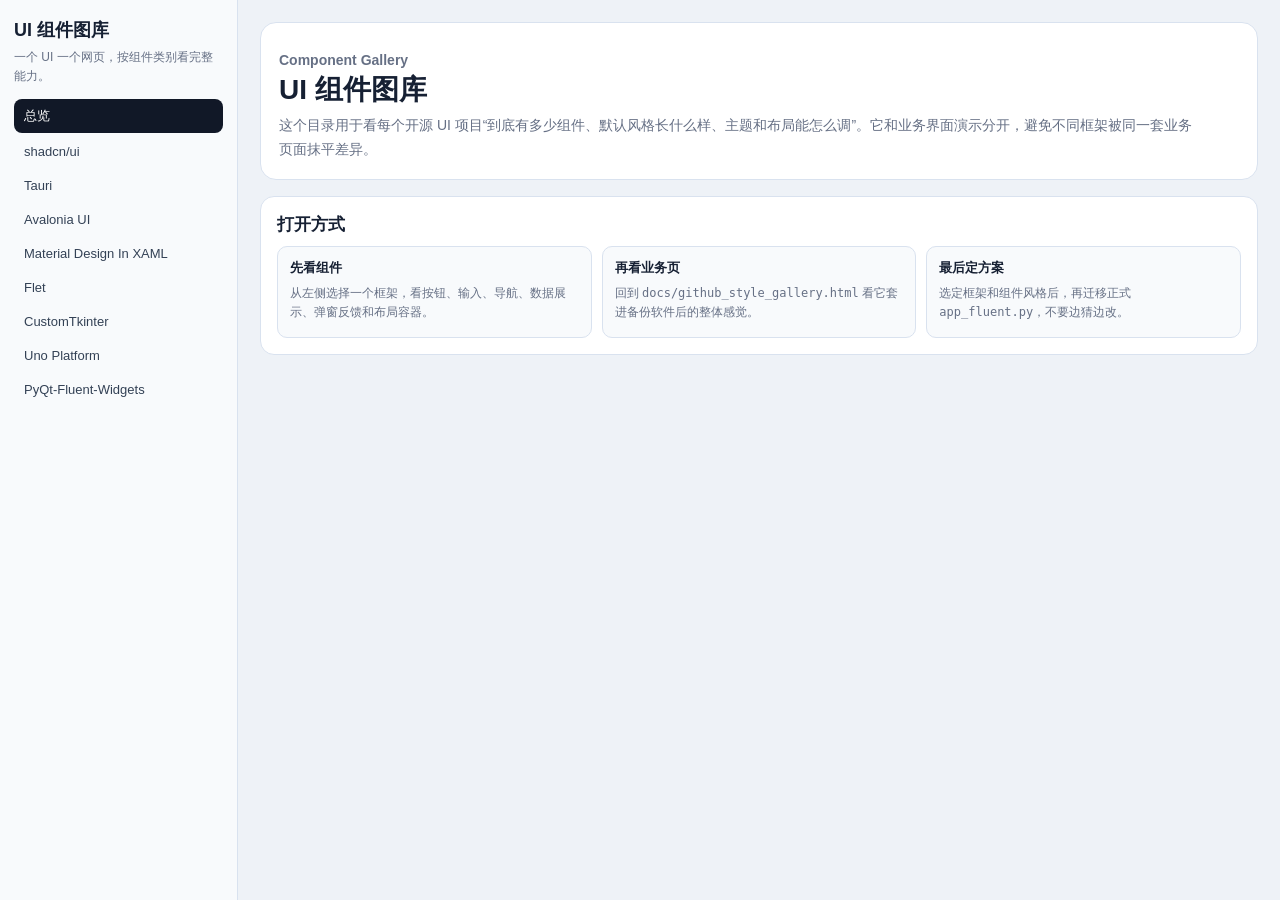
<file: docs/ui_components/index.html>
<!doctype html>
<html lang="zh-CN">
<head>
  <meta charset="utf-8">
  <meta name="viewport" content="width=device-width, initial-scale=1">
  <title>UI 组件图库</title>
  <link rel="stylesheet" href="component_gallery.css">
</head>
<body>
  <div class="shell">
    <aside class="side">
      <h1>UI 组件图库</h1>
      <p>一个 UI 一个网页，按组件类别看完整能力。</p>
      <a class="active" href="index.html">总览</a>
      <a href="shadcn-ui.html">shadcn/ui</a>
      <a href="tauri.html">Tauri</a>
      <a href="avalonia-ui.html">Avalonia UI</a>
      <a href="material-design-xaml.html">Material Design In XAML</a>
      <a href="flet.html">Flet</a>
      <a href="customtkinter.html">CustomTkinter</a>
      <a href="uno-platform.html">Uno Platform</a>
      <a href="pyqt-fluent-widgets.html">PyQt-Fluent-Widgets</a>
    </aside>
    <main class="main">
      <section class="hero">
        <p class="eyebrow">Component Gallery</p>
        <h2>UI 组件图库</h2>
        <p>这个目录用于看每个开源 UI 项目“到底有多少组件、默认风格长什么样、主题和布局能怎么调”。它和业务界面演示分开，避免不同框架被同一套业务页面抹平差异。</p>
      </section>
      <section class="section">
        <h3>打开方式</h3>
        <div class="grid">
          <div class="component-sample"><h4>先看组件</h4><p>从左侧选择一个框架，看按钮、输入、导航、数据展示、弹窗反馈和布局容器。</p></div>
          <div class="component-sample"><h4>再看业务页</h4><p>回到 <code>docs/github_style_gallery.html</code> 看它套进备份软件后的整体感觉。</p></div>
          <div class="component-sample"><h4>最后定方案</h4><p>选定框架和组件风格后，再迁移正式 <code>app_fluent.py</code>，不要边猜边改。</p></div>
        </div>
      </section>
    </main>
  </div>
</body>
</html>
</file>
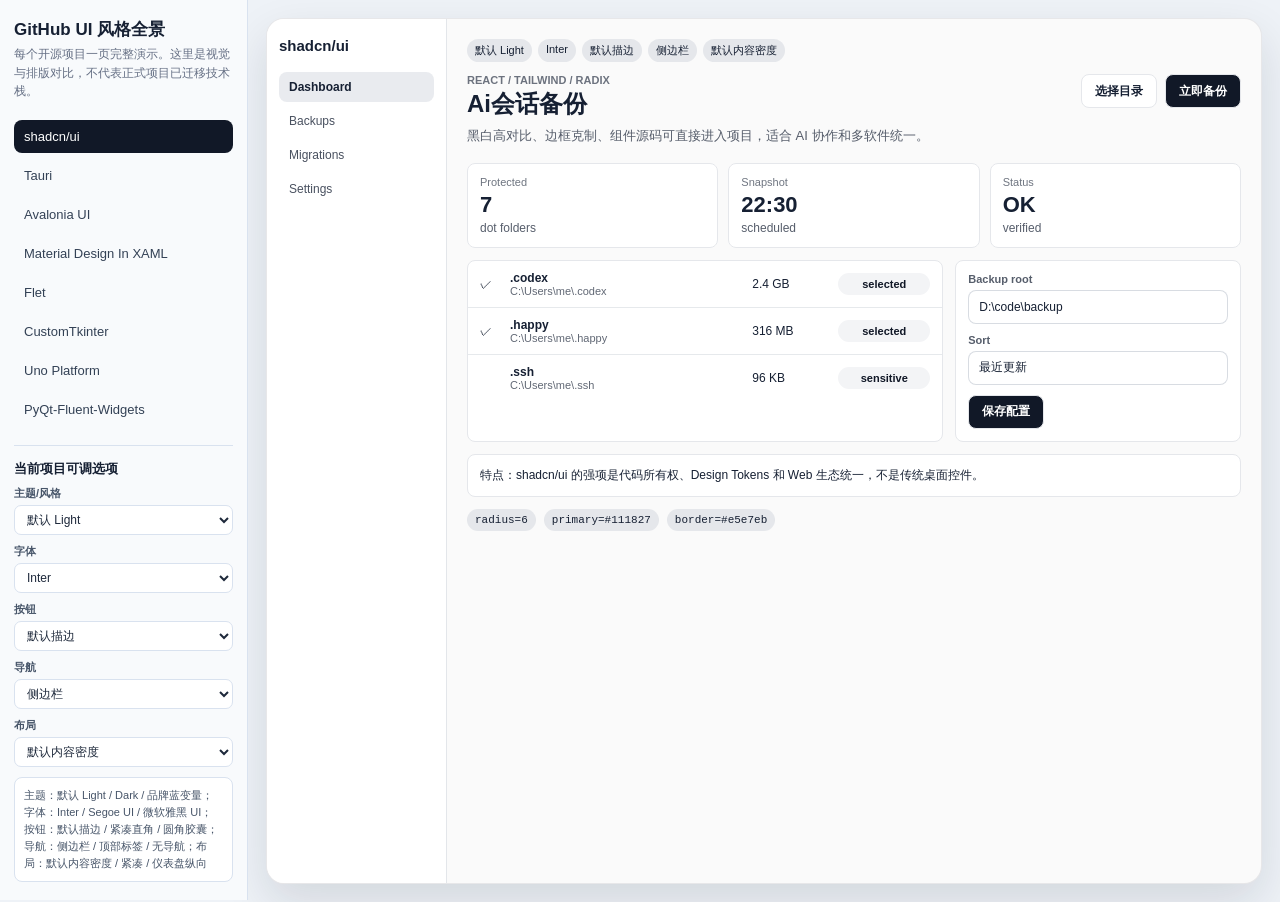
<file: docs/github_style_gallery.html>
<!doctype html>
<html lang="zh-CN">
<head>
  <meta charset="utf-8">
  <meta name="viewport" content="width=device-width, initial-scale=1">
  <title>GitHub 开源 UI 风格全景演示</title>
  <style>
    :root {
      --font: "Microsoft YaHei UI", "Segoe UI", Arial, sans-serif;
      --mono: "Cascadia Mono", Consolas, monospace;
      --bg: #eef2f7;
      --panel: #ffffff;
      --text: #162033;
      --muted: #667085;
      --border: #d9e2ef;
      --shadow: 0 18px 46px rgba(15, 23, 42, .12);
    }
    * { box-sizing: border-box; }
    body {
      margin: 0;
      font-family: var(--font);
      background: var(--bg);
      color: var(--text);
      letter-spacing: 0;
    }
    .app {
      display: grid;
      grid-template-columns: 248px 1fr;
      min-height: 100vh;
    }
    .sidebar {
      position: sticky;
      top: 0;
      height: 100vh;
      padding: 18px 14px;
      border-right: 1px solid var(--border);
      background: #f8fafc;
      overflow: auto;
    }
    .brand {
      margin: 0 0 4px;
      font-size: 17px;
      font-weight: 800;
    }
    .hint {
      margin: 0 0 16px;
      color: var(--muted);
      font-size: 12px;
      line-height: 1.55;
    }
    .nav-btn {
      width: 100%;
      border: 0;
      border-radius: 8px;
      padding: 9px 10px;
      margin: 3px 0;
      text-align: left;
      background: transparent;
      color: #334155;
      font-family: var(--font);
      font-size: 13px;
      cursor: pointer;
    }
    .nav-btn.active {
      background: #111827;
      color: white;
    }
    .control-panel {
      margin-top: 16px;
      padding-top: 14px;
      border-top: 1px solid var(--border);
    }
    .control-title {
      margin: 0 0 8px;
      font-size: 13px;
      font-weight: 800;
    }
    .control-field {
      margin-bottom: 9px;
    }
    .control-field label {
      display: block;
      margin-bottom: 4px;
      color: #475569;
      font-size: 11px;
      font-weight: 800;
    }
    .control-field select {
      width: 100%;
      height: 30px;
      border: 1px solid var(--border);
      border-radius: 7px;
      padding: 0 8px;
      background: #fff;
      color: #1e293b;
      font-family: var(--font);
      font-size: 12px;
    }
    .option-summary {
      margin-top: 10px;
      padding: 9px;
      border: 1px solid var(--border);
      border-radius: 8px;
      background: #fff;
      color: #475569;
      font-size: 11px;
      line-height: 1.55;
    }
    .content {
      padding: 18px;
      min-width: 0;
    }
    .demo-page {
      display: none;
      min-height: calc(100vh - 36px);
      border-radius: 18px;
      overflow: hidden;
      box-shadow: var(--shadow);
      background: var(--panel);
      border: 1px solid rgba(15, 23, 42, .08);
    }
    .demo-page.active { display: block; }
    .page-grid {
      display: grid;
      grid-template-columns: 180px 1fr;
      min-height: calc(100vh - 36px);
    }
    .mini-nav {
      padding: 18px 12px;
      border-right: 1px solid currentColor;
      border-color: rgba(100, 116, 139, .18);
    }
    .mini-logo {
      margin-bottom: 18px;
      font-weight: 800;
      font-size: 15px;
    }
    .mini-item {
      padding: 8px 10px;
      border-radius: 8px;
      margin: 4px 0;
      font-size: 12px;
      color: inherit;
      opacity: .78;
    }
    .mini-item.active {
      opacity: 1;
      font-weight: 700;
      background: rgba(100, 116, 139, .14);
    }
    .workspace {
      padding: 20px;
      min-width: 0;
    }
    .topline {
      display: flex;
      align-items: flex-start;
      gap: 12px;
      margin-bottom: 16px;
    }
    .title-block { flex: 1; min-width: 0; }
    .eyebrow {
      margin: 0 0 4px;
      font-size: 11px;
      font-weight: 700;
      text-transform: uppercase;
      color: inherit;
      opacity: .62;
    }
    .demo-title {
      margin: 0;
      font-size: 24px;
      line-height: 1.18;
      font-weight: 850;
    }
    .demo-copy {
      margin: 7px 0 0;
      color: inherit;
      opacity: .72;
      font-size: 13px;
      line-height: 1.65;
    }
    .actions {
      display: flex;
      gap: 8px;
      flex-wrap: wrap;
      justify-content: flex-end;
    }
    .btn {
      border: 1px solid transparent;
      border-radius: 8px;
      height: 34px;
      padding: 0 13px;
      font-family: var(--font);
      font-size: 12px;
      font-weight: 700;
      background: #fff;
      color: inherit;
    }
    .btn.primary { color: white; }
    .stats {
      display: grid;
      grid-template-columns: repeat(3, minmax(0, 1fr));
      gap: 10px;
      margin-bottom: 12px;
    }
    .card, .table, .form, .notice {
      border: 1px solid rgba(100, 116, 139, .22);
      background: rgba(255,255,255,.74);
    }
    .card {
      border-radius: 10px;
      padding: 12px;
    }
    .stat-label { margin: 0; font-size: 11px; opacity: .62; }
    .stat-value { margin: 4px 0 3px; font-size: 22px; font-weight: 850; }
    .stat-detail { margin: 0; font-size: 12px; opacity: .72; }
    .two-col {
      display: grid;
      grid-template-columns: 1.25fr .75fr;
      gap: 12px;
    }
    .table {
      border-radius: 10px;
      overflow: hidden;
    }
    .row {
      display: grid;
      grid-template-columns: 22px minmax(120px, 1fr) 78px 92px;
      align-items: center;
      gap: 8px;
      padding: 10px 12px;
      border-bottom: 1px solid rgba(100, 116, 139, .16);
      font-size: 12px;
    }
    .row:last-child { border-bottom: 0; }
    .name { font-weight: 800; }
    .path { font-size: 11px; opacity: .68; overflow: hidden; text-overflow: ellipsis; white-space: nowrap; }
    .pill {
      display: inline-flex;
      align-items: center;
      justify-content: center;
      min-height: 22px;
      padding: 0 8px;
      border-radius: 999px;
      font-size: 11px;
      font-weight: 700;
      background: rgba(100,116,139,.14);
    }
    .form {
      border-radius: 10px;
      padding: 12px;
    }
    .field {
      margin-bottom: 10px;
    }
    .field label {
      display: block;
      margin-bottom: 5px;
      font-size: 11px;
      font-weight: 800;
      opacity: .72;
    }
    .input {
      display: flex;
      align-items: center;
      min-height: 34px;
      border: 1px solid rgba(100,116,139,.25);
      border-radius: 8px;
      padding: 0 10px;
      font-size: 12px;
      background: rgba(255,255,255,.8);
      overflow: hidden;
      white-space: nowrap;
      text-overflow: ellipsis;
    }
    .notice {
      margin-top: 12px;
      border-radius: 10px;
      padding: 11px 12px;
      font-size: 12px;
      line-height: 1.6;
    }
    .tokenbar {
      margin-top: 12px;
      display: flex;
      gap: 8px;
      flex-wrap: wrap;
    }
    .token {
      padding: 5px 8px;
      border-radius: 999px;
      background: rgba(100,116,139,.14);
      font-size: 11px;
      font-family: var(--mono);
    }
    .current-options {
      display: flex;
      flex-wrap: wrap;
      gap: 6px;
      margin: 0 0 12px;
    }
    .current-options span {
      padding: 4px 8px;
      border-radius: 999px;
      background: rgba(100,116,139,.14);
      font-size: 11px;
    }

    body.font-segoe { --font: "Segoe UI", "Microsoft YaHei UI", Arial, sans-serif; }
    body.font-inter { --font: Inter, "Segoe UI", "Microsoft YaHei UI", Arial, sans-serif; }
    body.font-yahei { --font: "Microsoft YaHei UI", "Segoe UI", Arial, sans-serif; }
    body.font-cascadia { --font: "Cascadia Mono", Consolas, "Microsoft YaHei UI", monospace; }
    body.font-roboto { --font: Roboto, "Microsoft YaHei UI", Arial, sans-serif; }

    body.buttons-square .btn { border-radius: 3px !important; height: 32px; }
    body.buttons-soft .btn { border-radius: 8px !important; height: 34px; }
    body.buttons-pill .btn { border-radius: 999px !important; height: 36px; padding-inline: 16px; }
    body.buttons-flat .btn { box-shadow: none !important; border-color: transparent !important; }
    body.buttons-elevated .btn { box-shadow: 0 8px 18px rgba(15,23,42,.16) !important; }

    body.nav-top .page-grid { grid-template-columns: 1fr !important; }
    body.nav-top .mini-nav {
      display: flex;
      gap: 6px;
      align-items: center;
      overflow-x: auto;
      border-right: 0;
      border-bottom: 1px solid rgba(100,116,139,.18);
    }
    body.nav-top .mini-logo { margin: 0 10px 0 0; white-space: nowrap; }
    body.nav-rail .page-grid { grid-template-columns: 74px 1fr !important; }
    body.nav-rail .mini-logo { writing-mode: vertical-rl; }
    body.nav-rail .mini-item { text-align: center; padding: 10px 4px; font-size: 11px; }
    body.nav-none .page-grid { grid-template-columns: 1fr !important; }
    body.nav-none .mini-nav { display: none !important; }

    body.layout-dense .workspace { padding: 12px; }
    body.layout-dense .stats { gap: 6px; margin-bottom: 8px; }
    body.layout-dense .card, body.layout-dense .form { padding: 8px; }
    body.layout-dense .row { padding: 7px 9px; }
    body.layout-comfort .workspace { padding: 20px; }
    body.layout-comfort .row { padding: 10px 12px; }
    body.layout-relaxed .workspace { padding: 28px; }
    body.layout-relaxed .stats, body.layout-relaxed .two-col { gap: 16px; }
    body.layout-relaxed .card, body.layout-relaxed .form { padding: 18px; }
    body.layout-relaxed .row { padding: 14px 16px; }
    body.layout-dashboard .two-col { grid-template-columns: 1fr; }
    body.layout-dashboard .table { min-height: 260px; }

    body.theme-dark .demo-page { background: #0f172a; color: #f8fafc; }
    body.theme-dark .card,
    body.theme-dark .table,
    body.theme-dark .form,
    body.theme-dark .notice,
    body.theme-dark .input {
      background: rgba(15,23,42,.84) !important;
      border-color: #334155 !important;
      color: #f8fafc;
    }
    body.theme-dark .mini-nav { background: rgba(2,6,23,.68) !important; color: #e2e8f0; }
    body.theme-light .demo-page { color: inherit; }
    body.theme-brand .shadcn .btn.primary { background: #2563eb; }
    body.theme-brand .tauri .btn.primary { background: #38bdf8; color: #082f49; }
    body.theme-brand .avalonia .btn.primary { background: #7c3aed; }
    body.theme-brand .material-xaml .btn.primary { background: #006a6a; }
    body.theme-brand .flet .btn.primary { background: #009688; }
    body.theme-brand .customtkinter .btn.primary { background: #2da44e; }
    body.theme-brand .uno .btn.primary { background: #7f52ff; }
    body.theme-brand .pyqt-fluent .btn.primary { background: #0f6cbd; }

    .shadcn { background: #fafafa; color: #0f172a; }
    .shadcn .mini-nav { background: #fff; }
    .shadcn .btn { border-color: #e5e7eb; border-radius: 6px; background: #fff; }
    .shadcn .btn.primary { background: #111827; }
    .shadcn .card, .shadcn .table, .shadcn .form, .shadcn .notice { border-color: #e5e7eb; background: #fff; border-radius: 8px; }
    .shadcn .pill { background: #f3f4f6; color: #111827; }

    .tauri { background: #111827; color: #f8fafc; }
    .tauri .page-grid { grid-template-columns: 74px 1fr; }
    .tauri .mini-nav { background: #0b1020; color: #cbd5e1; }
    .tauri .mini-logo { writing-mode: vertical-rl; letter-spacing: 0; }
    .tauri .mini-item { text-align: center; padding: 10px 4px; font-size: 11px; }
    .tauri .workspace { background: radial-gradient(circle at top right, rgba(56,189,248,.22), transparent 34%), #111827; }
    .tauri .btn { background: #1f2937; color: #f8fafc; border-color: #334155; border-radius: 9px; }
    .tauri .btn.primary { background: #22c55e; color: #082f1a; }
    .tauri .card, .tauri .table, .tauri .form, .tauri .notice { background: rgba(15,23,42,.78); border-color: #334155; color: #f8fafc; }
    .tauri .input { background: #0f172a; border-color: #334155; color: #e2e8f0; }

    .avalonia { background: #f4f7fb; color: #19202a; }
    .avalonia .mini-nav { background: #eef3f9; }
    .avalonia .mini-item.active { background: #dce8f5; }
    .avalonia .btn { border-radius: 3px; border-color: #aab7c7; background: #f8fbff; }
    .avalonia .btn.primary { background: #2563eb; color: white; }
    .avalonia .card, .avalonia .table, .avalonia .form, .avalonia .notice { border-radius: 4px; background: #fff; border-color: #cfd8e3; }
    .avalonia .row { min-height: 42px; }

    .material-xaml { background: #fffbfe; color: #1d1b20; }
    .material-xaml .mini-nav { background: #f7f2fa; }
    .material-xaml .mini-item { border-radius: 18px; }
    .material-xaml .mini-item.active { background: #e8def8; color: #4a4458; }
    .material-xaml .btn { border-radius: 20px; background: #fffbfe; border-color: #79747e; }
    .material-xaml .btn.primary { background: #6750a4; color: #fff; }
    .material-xaml .card, .material-xaml .table, .material-xaml .form, .material-xaml .notice { border-radius: 18px; background: #fff; border-color: #e7e0ec; }
    .material-xaml .pill { background: #e8def8; color: #4a4458; }

    .flet { background: #eef3ff; color: #14213d; }
    .flet .mini-nav { background: #ffffff; }
    .flet .mini-item { border-radius: 14px; }
    .flet .mini-item.active { background: #e8eaf6; color: #303f9f; }
    .flet .btn { height: 38px; border-radius: 12px; background: #fff; border-color: #c5cae9; box-shadow: 0 3px 8px rgba(63,81,181,.12); }
    .flet .btn.primary { background: #3f51b5; color: #fff; }
    .flet .card, .flet .table, .flet .form, .flet .notice { border-radius: 16px; background: #fff; border-color: #dce2ff; box-shadow: 0 8px 18px rgba(63,81,181,.10); }

    .customtkinter { background: #e9eef3; color: #1f2328; }
    .customtkinter .page-grid { grid-template-columns: 160px 1fr; }
    .customtkinter .mini-nav { background: #2b2f33; color: #e5e7eb; }
    .customtkinter .mini-item { border-radius: 6px; }
    .customtkinter .mini-item.active { background: #1f6aa5; }
    .customtkinter .btn { border-radius: 7px; background: #dfe6ed; border-color: #c4ccd4; }
    .customtkinter .btn.primary { background: #1f6aa5; color: #fff; }
    .customtkinter .card, .customtkinter .table, .customtkinter .form, .customtkinter .notice { border-radius: 8px; background: #f8fafc; border-color: #ccd4dc; }
    .customtkinter .input { background: #edf2f7; }

    .uno { background: #f3f6fb; color: #202124; }
    .uno .mini-nav { background: #fbfcff; }
    .uno .mini-item { border-radius: 5px; }
    .uno .mini-item.active { background: #e7f1ff; color: #005a9e; }
    .uno .btn { border-radius: 4px; background: #fff; border-color: #d1d5db; }
    .uno .btn.primary { background: #005a9e; color: #fff; }
    .uno .card, .uno .table, .uno .form, .uno .notice { border-radius: 6px; background: #fff; border-color: #d6dbe4; }

    .pyqt-fluent { background: #f7fbff; color: #1f1f1f; }
    .pyqt-fluent .mini-nav { background: rgba(255,255,255,.76); backdrop-filter: blur(16px); }
    .pyqt-fluent .mini-item { border-radius: 7px; }
    .pyqt-fluent .mini-item.active { background: #eaf4ff; color: #0067c0; }
    .pyqt-fluent .btn { border-radius: 6px; background: rgba(255,255,255,.8); border-color: #d8e6f5; }
    .pyqt-fluent .btn.primary { background: #0078d4; color: #fff; }
    .pyqt-fluent .card, .pyqt-fluent .table, .pyqt-fluent .form, .pyqt-fluent .notice { border-radius: 8px; background: rgba(255,255,255,.82); border-color: #dce8f5; box-shadow: 0 6px 20px rgba(0,120,212,.09); }

    @media (max-width: 900px) {
      .app { grid-template-columns: 1fr; }
      .sidebar { position: static; height: auto; }
      .page-grid, .tauri .page-grid, .customtkinter .page-grid { grid-template-columns: 1fr; }
      .mini-nav { display: flex; gap: 6px; overflow-x: auto; border-right: 0; border-bottom: 1px solid rgba(100,116,139,.18); }
      .mini-logo { display: none; }
      .stats, .two-col { grid-template-columns: 1fr; }
      .topline { flex-direction: column; }
      .actions { justify-content: flex-start; }
    }
  </style>
</head>
<body>
  <div class="app">
    <aside class="sidebar">
      <h1 class="brand">GitHub UI 风格全景</h1>
      <p class="hint">每个开源项目一页完整演示。这里是视觉与排版对比，不代表正式项目已迁移技术栈。</p>
      <button class="nav-btn active" data-target="shadcn">shadcn/ui</button>
      <button class="nav-btn" data-target="tauri">Tauri</button>
      <button class="nav-btn" data-target="avalonia">Avalonia UI</button>
      <button class="nav-btn" data-target="material-xaml">Material Design In XAML</button>
      <button class="nav-btn" data-target="flet">Flet</button>
      <button class="nav-btn" data-target="customtkinter">CustomTkinter</button>
      <button class="nav-btn" data-target="uno">Uno Platform</button>
      <button class="nav-btn" data-target="pyqt-fluent">PyQt-Fluent-Widgets</button>
      <div class="control-panel">
        <p class="control-title">当前项目可调选项</p>
        <div class="control-field"><label for="themeSelect">主题/风格</label><select id="themeSelect"></select></div>
        <div class="control-field"><label for="fontSelect">字体</label><select id="fontSelect"></select></div>
        <div class="control-field"><label for="buttonSelect">按钮</label><select id="buttonSelect"></select></div>
        <div class="control-field"><label for="navSelect">导航</label><select id="navSelect"></select></div>
        <div class="control-field"><label for="layoutSelect">布局</label><select id="layoutSelect"></select></div>
        <div class="option-summary" id="optionSummary">选择左侧项目后查看默认选项。</div>
      </div>
    </aside>
    <main class="content">

      <section class="demo-page shadcn active" data-project="shadcn">
        <div class="page-grid">
          <nav class="mini-nav"><div class="mini-logo">shadcn/ui</div><div class="mini-item active">Dashboard</div><div class="mini-item">Backups</div><div class="mini-item">Migrations</div><div class="mini-item">Settings</div></nav>
          <div class="workspace">
            <div class="current-options" data-current-options></div>
            <div class="topline"><div class="title-block"><p class="eyebrow">React / Tailwind / Radix</p><h2 class="demo-title">Ai会话备份</h2><p class="demo-copy">黑白高对比、边框克制、组件源码可直接进入项目，适合 AI 协作和多软件统一。</p></div><div class="actions"><button class="btn">选择目录</button><button class="btn primary">立即备份</button></div></div>
            <div class="stats"><div class="card"><p class="stat-label">Protected</p><p class="stat-value">7</p><p class="stat-detail">dot folders</p></div><div class="card"><p class="stat-label">Snapshot</p><p class="stat-value">22:30</p><p class="stat-detail">scheduled</p></div><div class="card"><p class="stat-label">Status</p><p class="stat-value">OK</p><p class="stat-detail">verified</p></div></div>
            <div class="two-col"><div class="table"><div class="row"><span>✓</span><div><div class="name">.codex</div><div class="path">C:\Users\me\.codex</div></div><span>2.4 GB</span><span class="pill">selected</span></div><div class="row"><span>✓</span><div><div class="name">.happy</div><div class="path">C:\Users\me\.happy</div></div><span>316 MB</span><span class="pill">selected</span></div><div class="row"><span></span><div><div class="name">.ssh</div><div class="path">C:\Users\me\.ssh</div></div><span>96 KB</span><span class="pill">sensitive</span></div></div><div class="form"><div class="field"><label>Backup root</label><div class="input">D:\code\backup</div></div><div class="field"><label>Sort</label><div class="input">最近更新</div></div><button class="btn primary">保存配置</button></div></div>
            <div class="notice">特点：shadcn/ui 的强项是代码所有权、Design Tokens 和 Web 生态统一，不是传统桌面控件。</div>
            <div class="tokenbar"><span class="token">radius=6</span><span class="token">primary=#111827</span><span class="token">border=#e5e7eb</span></div>
          </div>
        </div>
      </section>

      <section class="demo-page tauri" data-project="tauri">
        <div class="page-grid">
          <nav class="mini-nav"><div class="mini-logo">Tauri</div><div class="mini-item active">Home</div><div class="mini-item">Files</div><div class="mini-item">Shell</div></nav>
          <div class="workspace">
            <div class="current-options" data-current-options></div>
            <div class="topline"><div class="title-block"><p class="eyebrow">Rust shell / WebView</p><h2 class="demo-title">小体积桌面壳 + Web UI</h2><p class="demo-copy">Tauri 更像安全桌面容器，视觉可接入任何 Web 设计系统，适合以后跨语言统一。</p></div><div class="actions"><button class="btn">打开 D 盘</button><button class="btn primary">Run backup</button></div></div>
            <div class="stats"><div class="card"><p class="stat-label">Bundle</p><p class="stat-value">Small</p><p class="stat-detail">WebView runtime</p></div><div class="card"><p class="stat-label">Bridge</p><p class="stat-value">Rust</p><p class="stat-detail">commands</p></div><div class="card"><p class="stat-label">UI</p><p class="stat-value">Web</p><p class="stat-detail">CSS driven</p></div></div>
            <div class="two-col"><div class="table"><div class="row"><span>●</span><div><div class="name">copy_files</div><div class="path">command bridge to native backup core</div></div><span>ready</span><span class="pill">safe</span></div><div class="row"><span>●</span><div><div class="name">junction_create</div><div class="path">requires elevated Windows operation</div></div><span>admin</span><span class="pill">prompt</span></div><div class="row"><span>●</span><div><div class="name">path_export</div><div class="path">environment variables snapshot</div></div><span>json</span><span class="pill">local</span></div></div><div class="form"><div class="field"><label>Command</label><div class="input">invoke("create_snapshot")</div></div><div class="field"><label>Permission</label><div class="input">文件系统 / shell / admin prompt</div></div><button class="btn primary">测试桥接</button></div></div>
            <div class="notice">特点：Tauri 本身不是 UI 风格库，真正差异来自你选择的前端体系。</div>
          </div>
        </div>
      </section>

      <section class="demo-page avalonia" data-project="avalonia">
        <div class="page-grid">
          <nav class="mini-nav"><div class="mini-logo">Avalonia UI</div><div class="mini-item active">Overview</div><div class="mini-item">Backup</div><div class="mini-item">Restore</div><div class="mini-item">Logs</div></nav>
          <div class="workspace">
            <div class="current-options" data-current-options></div>
            <div class="topline"><div class="title-block"><p class="eyebrow">C# / XAML / Skia</p><h2 class="demo-title">跨平台 .NET 桌面工具</h2><p class="demo-copy">更像 WPF 的跨平台继承者，严肃、稳定、控件边界清楚，适合 C# 长期工程。</p></div><div class="actions"><button class="btn">Browse</button><button class="btn primary">Start Backup</button></div></div>
            <div class="stats"><div class="card"><p class="stat-label">Selected Items</p><p class="stat-value">5</p><p class="stat-detail">bound from ViewModel</p></div><div class="card"><p class="stat-label">Migration</p><p class="stat-value">2</p><p class="stat-detail">junction entries</p></div><div class="card"><p class="stat-label">Health</p><p class="stat-value">Good</p><p class="stat-detail">compiled XAML</p></div></div>
            <div class="two-col"><div class="table"><div class="row"><span>☑</span><div><div class="name">.vscode</div><div class="path">D:\code\backup\迁移后的真实目录\.vscode</div></div><span>128 MB</span><span class="pill">linked</span></div><div class="row"><span>☑</span><div><div class="name">.claude</div><div class="path">C:\Users\me\.claude</div></div><span>412 MB</span><span class="pill">normal</span></div><div class="row"><span>☐</span><div><div class="name">自定义/脚本</div><div class="path">D:\scripts</div></div><span>68 MB</span><span class="pill">custom</span></div></div><div class="form"><div class="field"><label>ViewModel</label><div class="input">BackupPageViewModel.SelectedItems</div></div><div class="field"><label>Theme</label><div class="input">FluentTheme / SimpleTheme</div></div><button class="btn primary">Apply</button></div></div>
            <div class="notice">特点：Avalonia 适合 C# 项目，但 Python 主线迁过去成本很高。</div>
          </div>
        </div>
      </section>

      <section class="demo-page material-xaml" data-project="material-xaml">
        <div class="page-grid">
          <nav class="mini-nav"><div class="mini-logo">Material XAML</div><div class="mini-item active">Today</div><div class="mini-item">Folders</div><div class="mini-item">Tasks</div><div class="mini-item">Theme</div></nav>
          <div class="workspace">
            <div class="current-options" data-current-options></div>
            <div class="topline"><div class="title-block"><p class="eyebrow">WPF / Material Design</p><h2 class="demo-title">Material 风格的 Windows 管理工具</h2><p class="demo-copy">大圆角、紫色主色、Chip 状态和强调按钮，适合更现代但不追求 Windows 原生感的 WPF。</p></div><div class="actions"><button class="btn">取消迁移</button><button class="btn primary">备份 Path</button></div></div>
            <div class="stats"><div class="card"><p class="stat-label">Config</p><p class="stat-value">Saved</p><p class="stat-detail">auto persisted</p></div><div class="card"><p class="stat-label">Path</p><p class="stat-value">42</p><p class="stat-detail">entries exported</p></div><div class="card"><p class="stat-label">Mode</p><p class="stat-value">Light</p><p class="stat-detail">palette helper</p></div></div>
            <div class="two-col"><div class="table"><div class="row"><span>✓</span><div><div class="name">.gemini</div><div class="path">C:\Users\me\.gemini</div></div><span>22 MB</span><span class="pill">chip</span></div><div class="row"><span>✓</span><div><div class="name">.ssh</div><div class="path">sensitive plaintext warning</div></div><span>96 KB</span><span class="pill">warn</span></div><div class="row"><span>✓</span><div><div class="name">Path</div><div class="path">环境变量Path备份\2026-05-25</div></div><span>json</span><span class="pill">export</span></div></div><div class="form"><div class="field"><label>Seed color</label><div class="input">DeepPurple</div></div><div class="field"><label>Control style</label><div class="input">Filled / Outlined / Elevated</div></div><button class="btn primary">Save</button></div></div>
            <div class="notice">特点：MaterialDesignInXaml 对 WPF 很友好，但风格会明显偏 Material，不是微软设置页。</div>
          </div>
        </div>
      </section>

      <section class="demo-page flet" data-project="flet">
        <div class="page-grid">
          <nav class="mini-nav"><div class="mini-logo">Flet</div><div class="mini-item active">Summary</div><div class="mini-item">Cards</div><div class="mini-item">Mobile</div><div class="mini-item">Theme</div></nav>
          <div class="workspace">
            <div class="current-options" data-current-options></div>
            <div class="topline"><div class="title-block"><p class="eyebrow">Python / Flutter renderer</p><h2 class="demo-title">Python 写 Flutter 感桌面应用</h2><p class="demo-copy">视觉更圆润、按钮更高、阴影更明显，适合想用 Python 快速做跨平台 UI 的项目。</p></div><div class="actions"><button class="btn">添加文件夹</button><button class="btn primary">立即同步</button></div></div>
            <div class="stats"><div class="card"><p class="stat-label">Page controls</p><p class="stat-value">38</p><p class="stat-detail">declarative</p></div><div class="card"><p class="stat-label">Theme seed</p><p class="stat-value">Indigo</p><p class="stat-detail">Material color</p></div><div class="card"><p class="stat-label">Target</p><p class="stat-value">Multi</p><p class="stat-detail">desktop/web/mobile</p></div></div>
            <div class="two-col"><div class="table"><div class="row"><span>☑</span><div><div class="name">.codex</div><div class="path">Flutter ListTile style row</div></div><span>2.4 GB</span><span class="pill">tile</span></div><div class="row"><span>☑</span><div><div class="name">.happy</div><div class="path">Card + Checkbox + trailing chip</div></div><span>316 MB</span><span class="pill">tile</span></div><div class="row"><span>☐</span><div><div class="name">.cache</div><div class="path">optional dot folder</div></div><span>64 MB</span><span class="pill">skip</span></div></div><div class="form"><div class="field"><label>Python state</label><div class="input">page.update()</div></div><div class="field"><label>Layout</label><div class="input">Column / Row / Card</div></div><button class="btn primary">Update</button></div></div>
            <div class="notice">特点：Flet 对 Python 友好，但视觉会自然偏 Flutter/Material。</div>
          </div>
        </div>
      </section>

      <section class="demo-page customtkinter" data-project="customtkinter">
        <div class="page-grid">
          <nav class="mini-nav"><div class="mini-logo">CustomTkinter</div><div class="mini-item active">主页</div><div class="mini-item">备份</div><div class="mini-item">迁移</div><div class="mini-item">日志</div></nav>
          <div class="workspace">
            <div class="current-options" data-current-options></div>
            <div class="topline"><div class="title-block"><p class="eyebrow">Python / Tkinter wrapper</p><h2 class="demo-title">轻量脚本工具现代化</h2><p class="demo-copy">深色左栏、简单控件、低依赖，适合小工具；复杂列表和高级交互不如 Qt/Web。</p></div><div class="actions"><button class="btn">刷新</button><button class="btn primary">开始备份</button></div></div>
            <div class="stats"><div class="card"><p class="stat-label">依赖</p><p class="stat-value">轻</p><p class="stat-detail">Tk base</p></div><div class="card"><p class="stat-label">主题</p><p class="stat-value">JSON</p><p class="stat-detail">blue/dark-blue</p></div><div class="card"><p class="stat-label">复杂度</p><p class="stat-value">低</p><p class="stat-detail">small tools</p></div></div>
            <div class="two-col"><div class="table"><div class="row"><span>[x]</span><div><div class="name">.codex</div><div class="path">simple row widget</div></div><span>2.4 GB</span><span class="pill">ok</span></div><div class="row"><span>[x]</span><div><div class="name">.ssh</div><div class="path">manual warning needed</div></div><span>96 KB</span><span class="pill">key</span></div><div class="row"><span>[ ]</span><div><div class="name">自定义</div><div class="path">D:\tools</div></div><span>18 MB</span><span class="pill">off</span></div></div><div class="form"><div class="field"><label>Theme file</label><div class="input">blue.json</div></div><div class="field"><label>Scale</label><div class="input">100%</div></div><button class="btn primary">保存</button></div></div>
            <div class="notice">特点：CustomTkinter 是轻量优先，不适合把当前软件复杂 UI 全部迁过去。</div>
          </div>
        </div>
      </section>

      <section class="demo-page uno" data-project="uno">
        <div class="page-grid">
          <nav class="mini-nav"><div class="mini-logo">Uno Platform</div><div class="mini-item active">Home</div><div class="mini-item">Backup</div><div class="mini-item">Path</div><div class="mini-item">Settings</div></nav>
          <div class="workspace">
            <div class="current-options" data-current-options></div>
            <div class="topline"><div class="title-block"><p class="eyebrow">C# / WinUI API / WASM</p><h2 class="demo-title">WinUI 范式多端映射</h2><p class="demo-copy">保留 Windows/WinUI 的结构语言，同时能映射到多平台，适合 C# 团队。</p></div><div class="actions"><button class="btn">Open settings</button><button class="btn primary">Create snapshot</button></div></div>
            <div class="stats"><div class="card"><p class="stat-label">WinUI</p><p class="stat-value">API</p><p class="stat-detail">mapped</p></div><div class="card"><p class="stat-label">Targets</p><p class="stat-value">Many</p><p class="stat-detail">desktop/mobile/web</p></div><div class="card"><p class="stat-label">XAML</p><p class="stat-value">Yes</p><p class="stat-detail">C# tooling</p></div></div>
            <div class="two-col"><div class="table"><div class="row"><span>☑</span><div><div class="name">.vscode</div><div class="path">WinUI ListView item</div></div><span>128 MB</span><span class="pill">linked</span></div><div class="row"><span>☑</span><div><div class="name">.claude</div><div class="path">Settings-like row</div></div><span>412 MB</span><span class="pill">sync</span></div><div class="row"><span>☐</span><div><div class="name">Path</div><div class="path">Environment variable backup</div></div><span>42</span><span class="pill">export</span></div></div><div class="form"><div class="field"><label>Control</label><div class="input">NavigationView + CommandBar</div></div><div class="field"><label>Theme</label><div class="input">Fluent resources</div></div><button class="btn primary">Apply</button></div></div>
            <div class="notice">特点：Uno 对 C# 和 WinUI 队伍友好，不是 Python 当前主线的低成本选择。</div>
          </div>
        </div>
      </section>

      <section class="demo-page pyqt-fluent" data-project="pyqt-fluent">
        <div class="page-grid">
          <nav class="mini-nav"><div class="mini-logo">PyQt-Fluent-Widgets</div><div class="mini-item active">总览</div><div class="mini-item">备份</div><div class="mini-item">迁移</div><div class="mini-item">环境</div><div class="mini-item">日志</div></nav>
          <div class="workspace">
            <div class="current-options" data-current-options></div>
            <div class="topline"><div class="title-block"><p class="eyebrow">Python / Qt / Fluent Design</p><h2 class="demo-title">当前主线最接近的完整风格</h2><p class="demo-copy">浅蓝强调、亚克力感、系统设置页布局，适合当前 Windows 本地工具继续打磨。</p></div><div class="actions"><button class="btn">选择目录</button><button class="btn primary">立即备份</button></div></div>
            <div class="stats"><div class="card"><p class="stat-label">当前保护</p><p class="stat-value">7 项</p><p class="stat-detail">点号目录</p></div><div class="card"><p class="stat-label">计划任务</p><p class="stat-value">22:30</p><p class="stat-detail">每天运行</p></div><div class="card"><p class="stat-label">迁移</p><p class="stat-value">2 项</p><p class="stat-detail">Junction</p></div></div>
            <div class="two-col"><div class="table"><div class="row"><span>✓</span><div><div class="name">.codex</div><div class="path">C:\Users\myjr2\.codex · 今天 10:30</div></div><span>2.4 GB</span><span class="pill">已备份</span></div><div class="row"><span>✓</span><div><div class="name">.vscode</div><div class="path">D:\code\backup\迁移后的真实目录\.vscode</div></div><span>128 MB</span><span class="pill">已迁移</span></div><div class="row"><span></span><div><div class="name">.ssh</div><div class="path">敏感明文，恢复前确认目标</div></div><span>96 KB</span><span class="pill">敏感</span></div></div><div class="form"><div class="field"><label>备份目录</label><div class="input">D:\code\backup</div></div><div class="field"><label>排序</label><div class="input">已迁移 / 最近更新 / 从大到小</div></div><button class="btn primary">保存配置</button></div></div>
            <div class="notice">特点：这就是当前 PySide6 + qfluentwidgets 方向，差异主要应靠排版和信息架构，而不是乱改颜色。</div>
          </div>
        </div>
      </section>

    </main>
  </div>
  <script>
    const projectOptions = {
      "shadcn": {
        themes: [["light", "默认 Light"], ["dark", "Dark"], ["brand", "品牌蓝变量"]],
        fonts: [["inter", "Inter"], ["segoe", "Segoe UI"], ["yahei", "微软雅黑 UI"]],
        buttons: [["soft", "默认描边"], ["square", "紧凑直角"], ["pill", "圆角胶囊"]],
        navs: [["side", "侧边栏"], ["top", "顶部标签"], ["none", "无导航"]],
        layouts: [["comfort", "默认内容密度"], ["dense", "紧凑"], ["dashboard", "仪表盘纵向"]]
      },
      "tauri": {
        themes: [["dark", "默认深色壳"], ["light", "浅色 WebView"], ["brand", "霓虹品牌色"]],
        fonts: [["segoe", "系统 UI"], ["inter", "Inter"], ["cascadia", "Cascadia Mono"]],
        buttons: [["soft", "桌面软圆角"], ["flat", "扁平"], ["elevated", "悬浮"]],
        navs: [["rail", "默认窄轨道"], ["side", "侧边栏"], ["top", "顶部栏"]],
        layouts: [["comfort", "标准"], ["dense", "紧凑"], ["relaxed", "宽松"]]
      },
      "avalonia": {
        themes: [["light", "FluentTheme Light"], ["dark", "FluentTheme Dark"], ["brand", "SimpleTheme 强调色"]],
        fonts: [["segoe", "Segoe UI"], ["yahei", "微软雅黑 UI"], ["inter", "Inter"]],
        buttons: [["square", "默认方角"], ["soft", "轻圆角"], ["flat", "扁平"]],
        navs: [["side", "NavigationView"], ["top", "顶部 Tab"], ["none", "单页"]],
        layouts: [["comfort", "桌面标准"], ["dense", "数据密集"], ["relaxed", "触控宽松"]]
      },
      "material-xaml": {
        themes: [["light", "BundledTheme Light"], ["dark", "BundledTheme Dark"], ["brand", "Material You 色种"]],
        fonts: [["roboto", "Roboto"], ["segoe", "Segoe UI"], ["yahei", "微软雅黑 UI"]],
        buttons: [["pill", "默认圆角"], ["elevated", "Elevated"], ["flat", "Text/Flat"]],
        navs: [["side", "抽屉导航"], ["top", "顶部 Tabs"], ["none", "表单页"]],
        layouts: [["comfort", "Material 标准"], ["relaxed", "触控宽松"], ["dense", "紧凑表格"]]
      },
      "flet": {
        themes: [["light", "ThemeMode Light"], ["dark", "ThemeMode Dark"], ["brand", "color_scheme_seed"]],
        fonts: [["roboto", "Roboto"], ["segoe", "Segoe UI"], ["yahei", "微软雅黑 UI"]],
        buttons: [["pill", "Material 圆角"], ["elevated", "ElevatedButton"], ["soft", "OutlinedButton"]],
        navs: [["side", "NavigationRail"], ["top", "Tabs"], ["none", "单页 Column"]],
        layouts: [["relaxed", "默认舒展"], ["comfort", "标准"], ["dense", "紧凑"]]
      },
      "customtkinter": {
        themes: [["light", "Light + blue"], ["dark", "Dark-blue"], ["brand", "Green theme"]],
        fonts: [["segoe", "Segoe UI"], ["yahei", "微软雅黑 UI"], ["cascadia", "等宽脚本风"]],
        buttons: [["soft", "默认圆角"], ["square", "紧凑直角"], ["flat", "扁平"]],
        navs: [["side", "左侧菜单"], ["top", "顶部按钮"], ["none", "单窗口"]],
        layouts: [["dense", "小工具紧凑"], ["comfort", "标准"], ["relaxed", "宽松"]]
      },
      "uno": {
        themes: [["light", "Fluent Light"], ["dark", "Fluent Dark"], ["brand", "Material Toolkit 色种"]],
        fonts: [["segoe", "Segoe UI"], ["yahei", "微软雅黑 UI"], ["inter", "Inter"]],
        buttons: [["square", "WinUI 默认"], ["soft", "轻圆角"], ["pill", "胶囊"]],
        navs: [["side", "NavigationView"], ["top", "Top NavigationView"], ["rail", "紧凑 Pane"]],
        layouts: [["comfort", "WinUI 标准"], ["dense", "紧凑"], ["relaxed", "触控"]]
      },
      "pyqt-fluent": {
        themes: [["light", "Light"], ["dark", "Dark"], ["brand", "自定义主题色"]],
        fonts: [["yahei", "微软雅黑 UI"], ["segoe", "Segoe UI"], ["inter", "Inter"]],
        buttons: [["soft", "默认 Fluent"], ["pill", "Pill PushButton"], ["flat", "透明按钮"]],
        navs: [["side", "侧边 NavigationInterface"], ["top", "Pivot 顶部"], ["rail", "窄栏"]],
        layouts: [["dense", "当前紧凑"], ["comfort", "标准"], ["relaxed", "宽松"]]
      }
    };

    const controlMap = {
      themes: document.getElementById("themeSelect"),
      fonts: document.getElementById("fontSelect"),
      buttons: document.getElementById("buttonSelect"),
      navs: document.getElementById("navSelect"),
      layouts: document.getElementById("layoutSelect")
    };
    const summary = document.getElementById("optionSummary");
    const buttons = [...document.querySelectorAll(".nav-btn")];
    const pages = [...document.querySelectorAll(".demo-page")];
    let currentProject = "shadcn";

    function renderControls(projectKey) {
      const options = projectOptions[projectKey];
      Object.entries(controlMap).forEach(([key, select]) => {
        select.innerHTML = "";
        options[key].forEach(([value, label], index) => {
          const option = document.createElement("option");
          option.value = value;
          option.textContent = label;
          option.selected = index === 0;
          select.appendChild(option);
        });
      });
      summary.textContent = [
        `主题：${options.themes.map((item) => item[1]).join(" / ")}`,
        `字体：${options.fonts.map((item) => item[1]).join(" / ")}`,
        `按钮：${options.buttons.map((item) => item[1]).join(" / ")}`,
        `导航：${options.navs.map((item) => item[1]).join(" / ")}`,
        `布局：${options.layouts.map((item) => item[1]).join(" / ")}`
      ].join("；");
      applyOptions();
    }

    function applyOptions() {
      document.body.classList.remove(
        "theme-light", "theme-dark", "theme-brand",
        "font-segoe", "font-inter", "font-yahei", "font-cascadia", "font-roboto",
        "buttons-square", "buttons-soft", "buttons-pill", "buttons-flat", "buttons-elevated",
        "nav-side", "nav-top", "nav-rail", "nav-none",
        "layout-dense", "layout-comfort", "layout-relaxed", "layout-dashboard"
      );
      document.body.classList.add(
        `theme-${controlMap.themes.value}`,
        `font-${controlMap.fonts.value}`,
        `buttons-${controlMap.buttons.value}`,
        `nav-${controlMap.navs.value}`,
        `layout-${controlMap.layouts.value}`
      );
      const activePage = pages.find((page) => page.dataset.project === currentProject);
      if (activePage) {
        const labels = [
          controlMap.themes.options[controlMap.themes.selectedIndex]?.textContent,
          controlMap.fonts.options[controlMap.fonts.selectedIndex]?.textContent,
          controlMap.buttons.options[controlMap.buttons.selectedIndex]?.textContent,
          controlMap.navs.options[controlMap.navs.selectedIndex]?.textContent,
          controlMap.layouts.options[controlMap.layouts.selectedIndex]?.textContent
        ];
        activePage.querySelector("[data-current-options]").innerHTML = labels.map((label) => `<span>${label}</span>`).join("");
      }
    }

    function setProject(target) {
      currentProject = target;
      buttons.forEach((item) => item.classList.toggle("active", item.dataset.target === target));
      pages.forEach((page) => page.classList.toggle("active", page.dataset.project === target));
      renderControls(target);
    }

    buttons.forEach((button) => button.addEventListener("click", () => setProject(button.dataset.target)));
    Object.values(controlMap).forEach((select) => select.addEventListener("change", applyOptions));
    setProject(currentProject);
  </script>
</body>
</html>
</file>
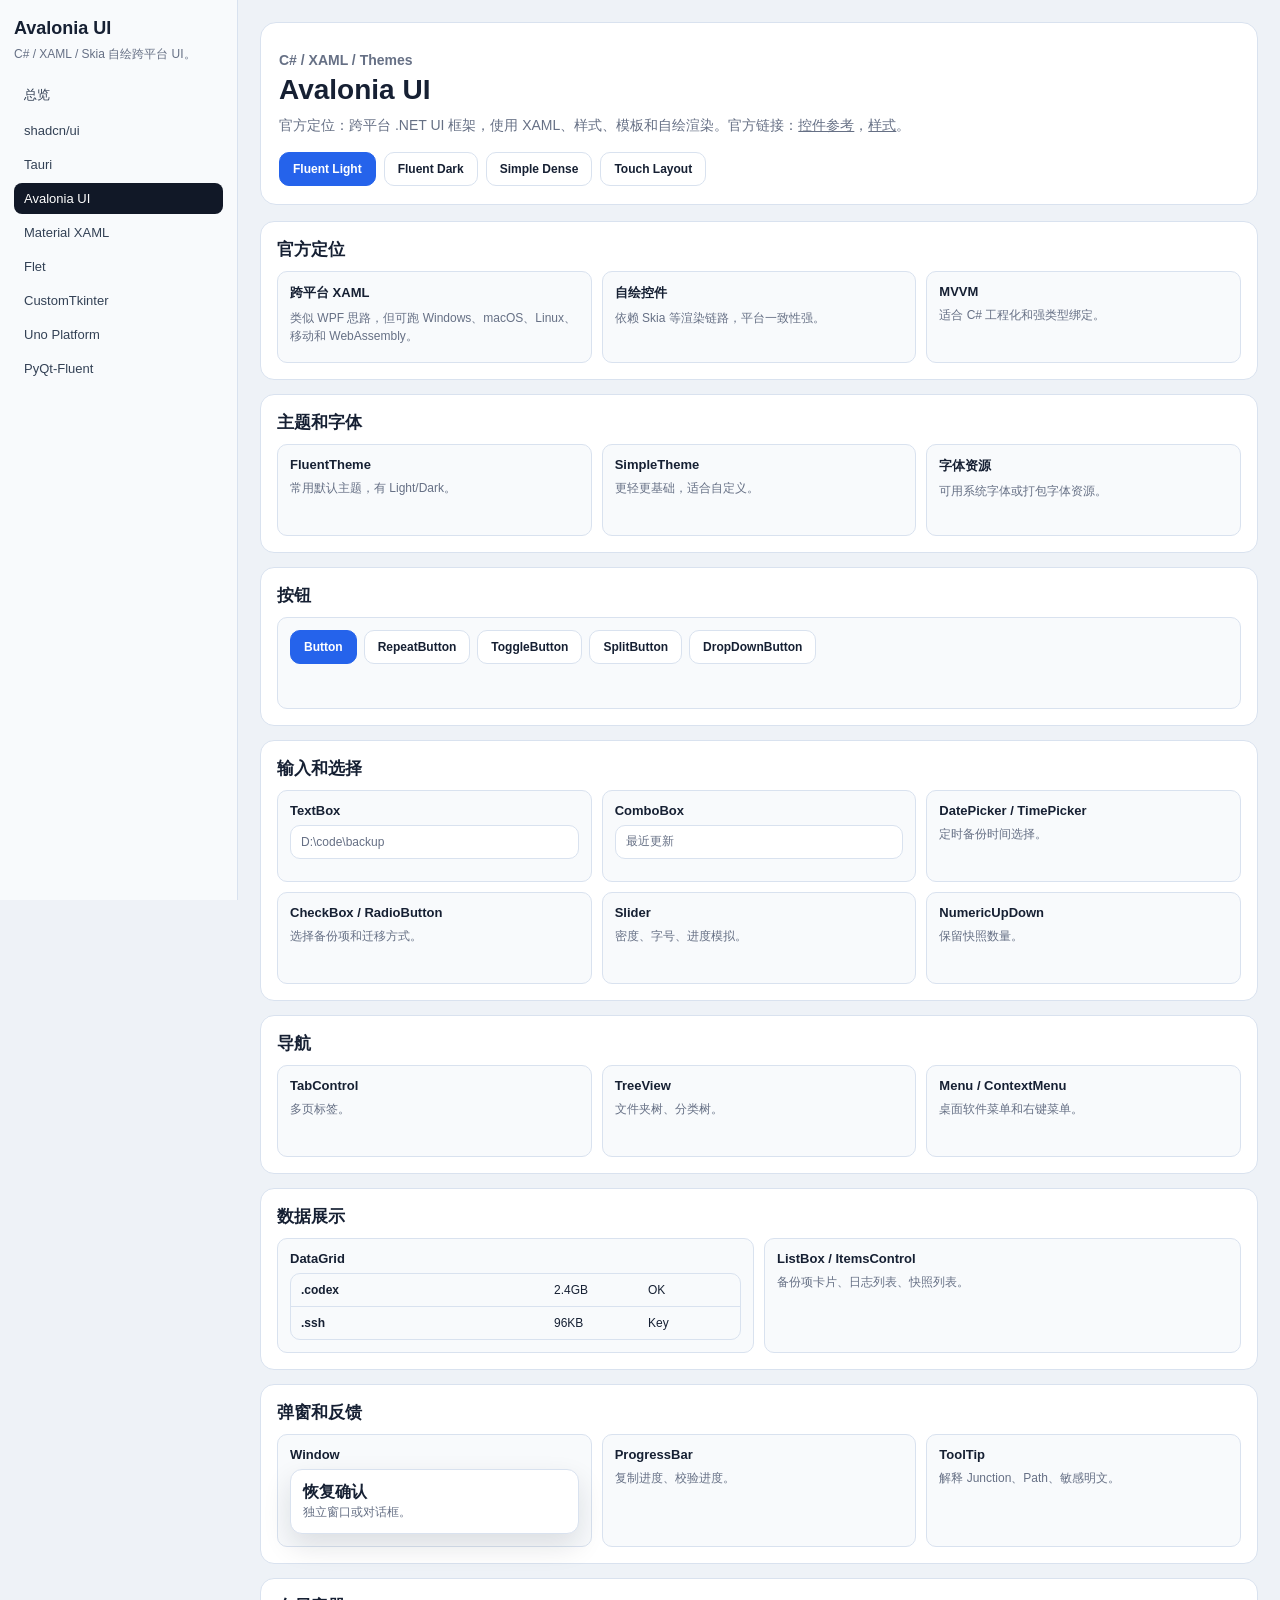
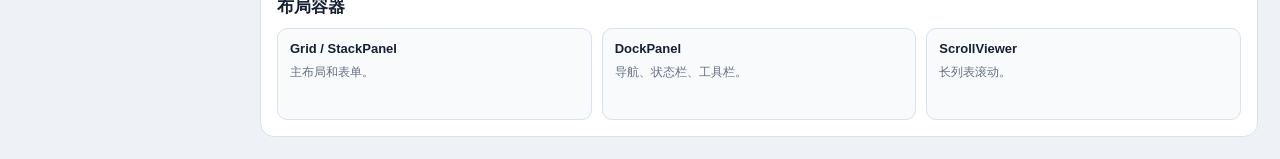
<file: docs/ui_components/avalonia-ui.html>
<!doctype html>
<html lang="zh-CN">
<head><meta charset="utf-8"><meta name="viewport" content="width=device-width, initial-scale=1"><title>Avalonia UI 组件演示</title><link rel="stylesheet" href="component_gallery.css"></head>
<body>
<div class="shell"><aside class="side"><h1>Avalonia UI</h1><p>C# / XAML / Skia 自绘跨平台 UI。</p><a href="index.html">总览</a><a href="shadcn-ui.html">shadcn/ui</a><a href="tauri.html">Tauri</a><a class="active" href="avalonia-ui.html">Avalonia UI</a><a href="material-design-xaml.html">Material XAML</a><a href="flet.html">Flet</a><a href="customtkinter.html">CustomTkinter</a><a href="uno-platform.html">Uno Platform</a><a href="pyqt-fluent-widgets.html">PyQt-Fluent</a></aside>
<main class="main">
<section class="hero"><p class="eyebrow">C# / XAML / Themes</p><h2>Avalonia UI</h2><p>官方定位：跨平台 .NET UI 框架，使用 XAML、样式、模板和自绘渲染。官方链接：<a href="https://docs.avaloniaui.net/docs/reference/controls/">控件参考</a>，<a href="https://docs.avaloniaui.net/docs/basics/user-interface/styling/">样式</a>。</p><div class="theme-switcher"><button class="primary" data-theme-class="">Fluent Light</button><button data-theme-class="theme-dark">Fluent Dark</button><button data-theme-class="theme-brand rounded-none compact">Simple Dense</button><button data-theme-class="relaxed">Touch Layout</button></div></section>
<section class="section"><h3>官方定位</h3><div class="grid"><div class="component-sample"><h4>跨平台 XAML</h4><p>类似 WPF 思路，但可跑 Windows、macOS、Linux、移动和 WebAssembly。</p></div><div class="component-sample"><h4>自绘控件</h4><p>依赖 Skia 等渲染链路，平台一致性强。</p></div><div class="component-sample"><h4>MVVM</h4><p>适合 C# 工程化和强类型绑定。</p></div></div></section>
<section class="section"><h3>主题和字体</h3><div class="grid"><div class="component-sample"><h4>FluentTheme</h4><p>常用默认主题，有 Light/Dark。</p></div><div class="component-sample"><h4>SimpleTheme</h4><p>更轻更基础，适合自定义。</p></div><div class="component-sample"><h4>字体资源</h4><p>可用系统字体或打包字体资源。</p></div></div></section>
<section class="section"><h3>按钮</h3><div class="component-sample"><div class="button-row"><button class="primary">Button</button><button>RepeatButton</button><button>ToggleButton</button><button>SplitButton</button><button>DropDownButton</button></div></div></section>
<section class="section"><h3>输入和选择</h3><div class="grid"><div class="component-sample"><h4>TextBox</h4><div class="input-like">D:\code\backup</div></div><div class="component-sample"><h4>ComboBox</h4><div class="input-like">最近更新</div></div><div class="component-sample"><h4>DatePicker / TimePicker</h4><p>定时备份时间选择。</p></div><div class="component-sample"><h4>CheckBox / RadioButton</h4><p>选择备份项和迁移方式。</p></div><div class="component-sample"><h4>Slider</h4><p>密度、字号、进度模拟。</p></div><div class="component-sample"><h4>NumericUpDown</h4><p>保留快照数量。</p></div></div></section>
<section class="section"><h3>导航</h3><div class="grid"><div class="component-sample"><h4>TabControl</h4><p>多页标签。</p></div><div class="component-sample"><h4>TreeView</h4><p>文件夹树、分类树。</p></div><div class="component-sample"><h4>Menu / ContextMenu</h4><p>桌面软件菜单和右键菜单。</p></div></div></section>
<section class="section"><h3>数据展示</h3><div class="grid two"><div class="component-sample"><h4>DataGrid</h4><div class="table-demo"><div class="table-row"><b>.codex</b><span>2.4GB</span><span>OK</span></div><div class="table-row"><b>.ssh</b><span>96KB</span><span>Key</span></div></div></div><div class="component-sample"><h4>ListBox / ItemsControl</h4><p>备份项卡片、日志列表、快照列表。</p></div></div></section>
<section class="section"><h3>弹窗和反馈</h3><div class="grid"><div class="component-sample"><h4>Window</h4><div class="modal-demo"><b>恢复确认</b><p>独立窗口或对话框。</p></div></div><div class="component-sample"><h4>ProgressBar</h4><p>复制进度、校验进度。</p></div><div class="component-sample"><h4>ToolTip</h4><p>解释 Junction、Path、敏感明文。</p></div></div></section>
<section class="section"><h3>布局容器</h3><div class="grid"><div class="component-sample"><h4>Grid / StackPanel</h4><p>主布局和表单。</p></div><div class="component-sample"><h4>DockPanel</h4><p>导航、状态栏、工具栏。</p></div><div class="component-sample"><h4>ScrollViewer</h4><p>长列表滚动。</p></div></div></section>
</main></div><script src="component_gallery.js"></script></body></html>
</file>
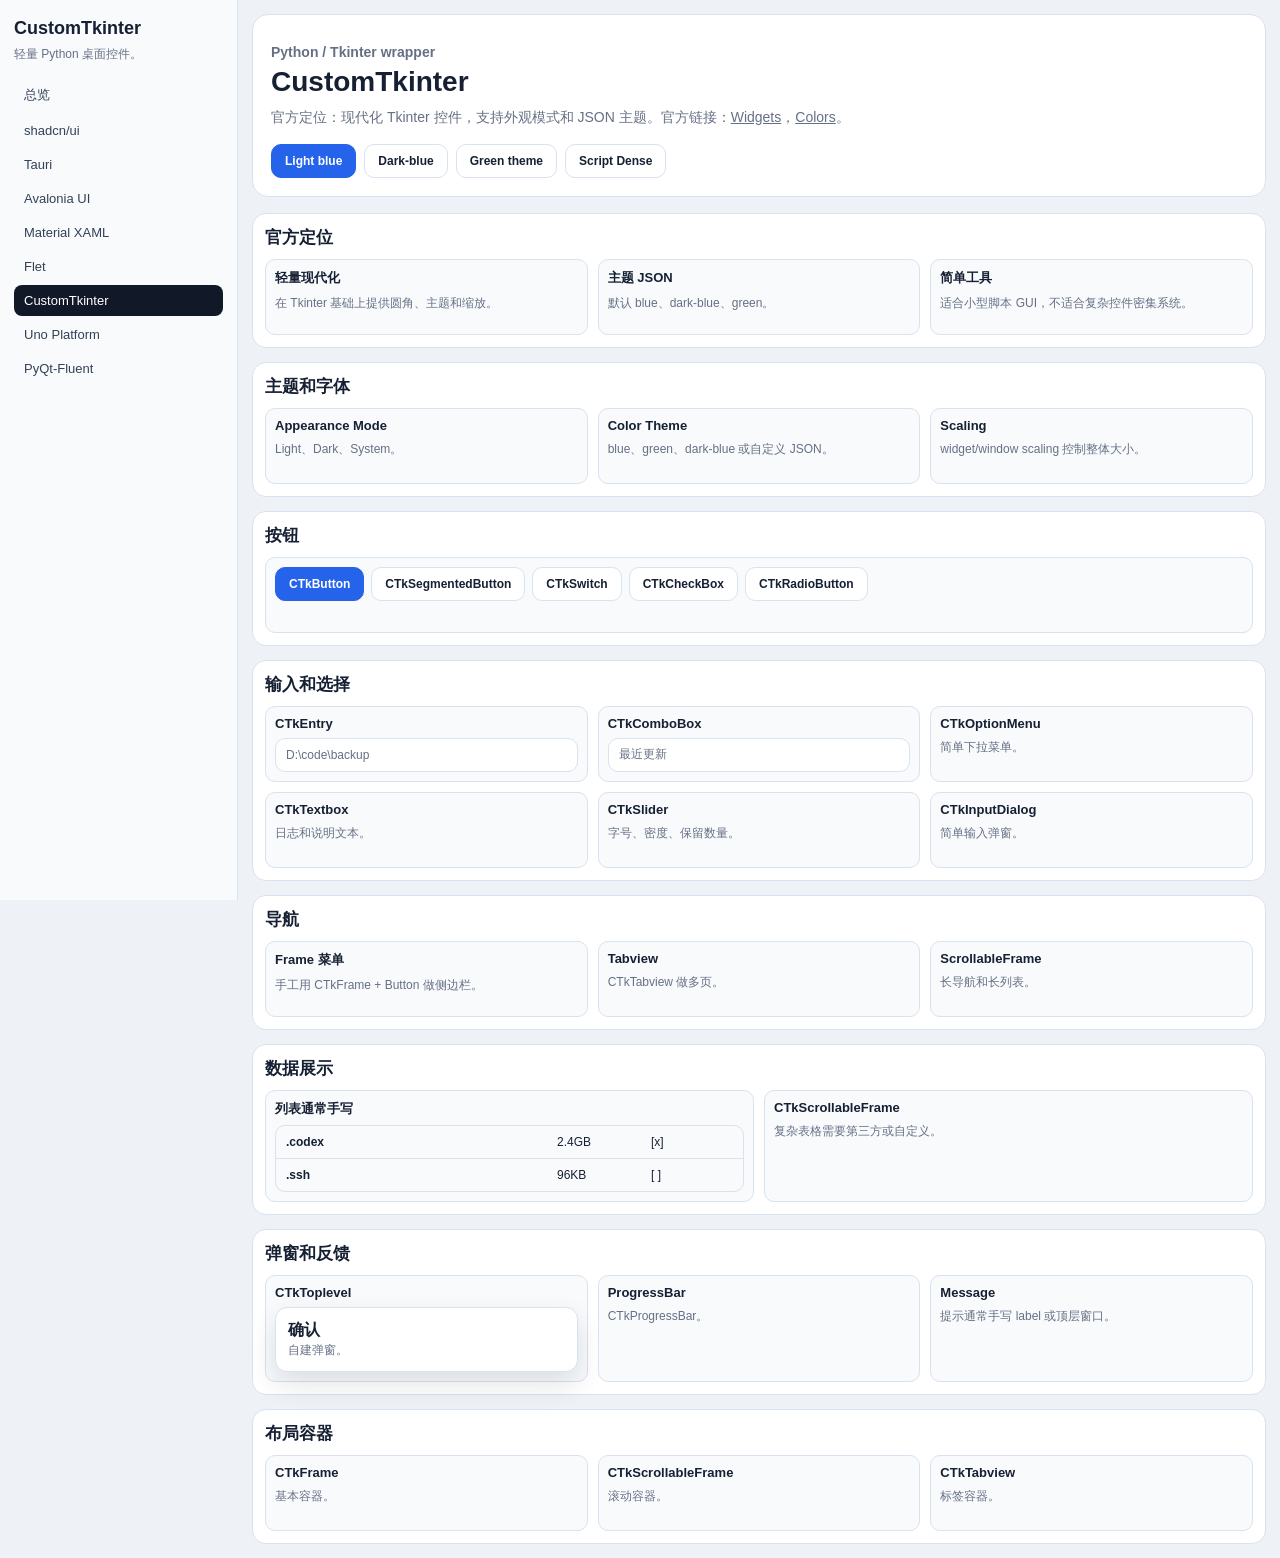
<file: docs/ui_components/customtkinter.html>
<!doctype html>
<html lang="zh-CN">
<head><meta charset="utf-8"><meta name="viewport" content="width=device-width, initial-scale=1"><title>CustomTkinter 组件演示</title><link rel="stylesheet" href="component_gallery.css"></head>
<body class="compact">
<div class="shell"><aside class="side"><h1>CustomTkinter</h1><p>轻量 Python 桌面控件。</p><a href="index.html">总览</a><a href="shadcn-ui.html">shadcn/ui</a><a href="tauri.html">Tauri</a><a href="avalonia-ui.html">Avalonia UI</a><a href="material-design-xaml.html">Material XAML</a><a href="flet.html">Flet</a><a class="active" href="customtkinter.html">CustomTkinter</a><a href="uno-platform.html">Uno Platform</a><a href="pyqt-fluent-widgets.html">PyQt-Fluent</a></aside>
<main class="main">
<section class="hero"><p class="eyebrow">Python / Tkinter wrapper</p><h2>CustomTkinter</h2><p>官方定位：现代化 Tkinter 控件，支持外观模式和 JSON 主题。官方链接：<a href="https://customtkinter.tomschimansky.com/documentation/widgets/">Widgets</a>，<a href="https://customtkinter.tomschimansky.com/documentation/color/">Colors</a>。</p><div class="theme-switcher"><button class="primary" data-theme-class="compact">Light blue</button><button data-theme-class="theme-dark compact">Dark-blue</button><button data-theme-class="theme-brand compact">Green theme</button><button data-theme-class="rounded-none compact font-mono">Script Dense</button></div></section>
<section class="section"><h3>官方定位</h3><div class="grid"><div class="component-sample"><h4>轻量现代化</h4><p>在 Tkinter 基础上提供圆角、主题和缩放。</p></div><div class="component-sample"><h4>主题 JSON</h4><p>默认 blue、dark-blue、green。</p></div><div class="component-sample"><h4>简单工具</h4><p>适合小型脚本 GUI，不适合复杂控件密集系统。</p></div></div></section>
<section class="section"><h3>主题和字体</h3><div class="grid"><div class="component-sample"><h4>Appearance Mode</h4><p>Light、Dark、System。</p></div><div class="component-sample"><h4>Color Theme</h4><p>blue、green、dark-blue 或自定义 JSON。</p></div><div class="component-sample"><h4>Scaling</h4><p>widget/window scaling 控制整体大小。</p></div></div></section>
<section class="section"><h3>按钮</h3><div class="component-sample"><div class="button-row"><button class="primary">CTkButton</button><button>CTkSegmentedButton</button><button>CTkSwitch</button><button>CTkCheckBox</button><button>CTkRadioButton</button></div></div></section>
<section class="section"><h3>输入和选择</h3><div class="grid"><div class="component-sample"><h4>CTkEntry</h4><div class="input-like">D:\code\backup</div></div><div class="component-sample"><h4>CTkComboBox</h4><div class="input-like">最近更新</div></div><div class="component-sample"><h4>CTkOptionMenu</h4><p>简单下拉菜单。</p></div><div class="component-sample"><h4>CTkTextbox</h4><p>日志和说明文本。</p></div><div class="component-sample"><h4>CTkSlider</h4><p>字号、密度、保留数量。</p></div><div class="component-sample"><h4>CTkInputDialog</h4><p>简单输入弹窗。</p></div></div></section>
<section class="section"><h3>导航</h3><div class="grid"><div class="component-sample"><h4>Frame 菜单</h4><p>手工用 CTkFrame + Button 做侧边栏。</p></div><div class="component-sample"><h4>Tabview</h4><p>CTkTabview 做多页。</p></div><div class="component-sample"><h4>ScrollableFrame</h4><p>长导航和长列表。</p></div></div></section>
<section class="section"><h3>数据展示</h3><div class="grid two"><div class="component-sample"><h4>列表通常手写</h4><div class="table-demo"><div class="table-row"><b>.codex</b><span>2.4GB</span><span>[x]</span></div><div class="table-row"><b>.ssh</b><span>96KB</span><span>[ ]</span></div></div></div><div class="component-sample"><h4>CTkScrollableFrame</h4><p>复杂表格需要第三方或自定义。</p></div></div></section>
<section class="section"><h3>弹窗和反馈</h3><div class="grid"><div class="component-sample"><h4>CTkToplevel</h4><div class="modal-demo"><b>确认</b><p>自建弹窗。</p></div></div><div class="component-sample"><h4>ProgressBar</h4><p>CTkProgressBar。</p></div><div class="component-sample"><h4>Message</h4><p>提示通常手写 label 或顶层窗口。</p></div></div></section>
<section class="section"><h3>布局容器</h3><div class="grid"><div class="component-sample"><h4>CTkFrame</h4><p>基本容器。</p></div><div class="component-sample"><h4>CTkScrollableFrame</h4><p>滚动容器。</p></div><div class="component-sample"><h4>CTkTabview</h4><p>标签容器。</p></div></div></section>
</main></div><script src="component_gallery.js"></script></body></html>
</file>
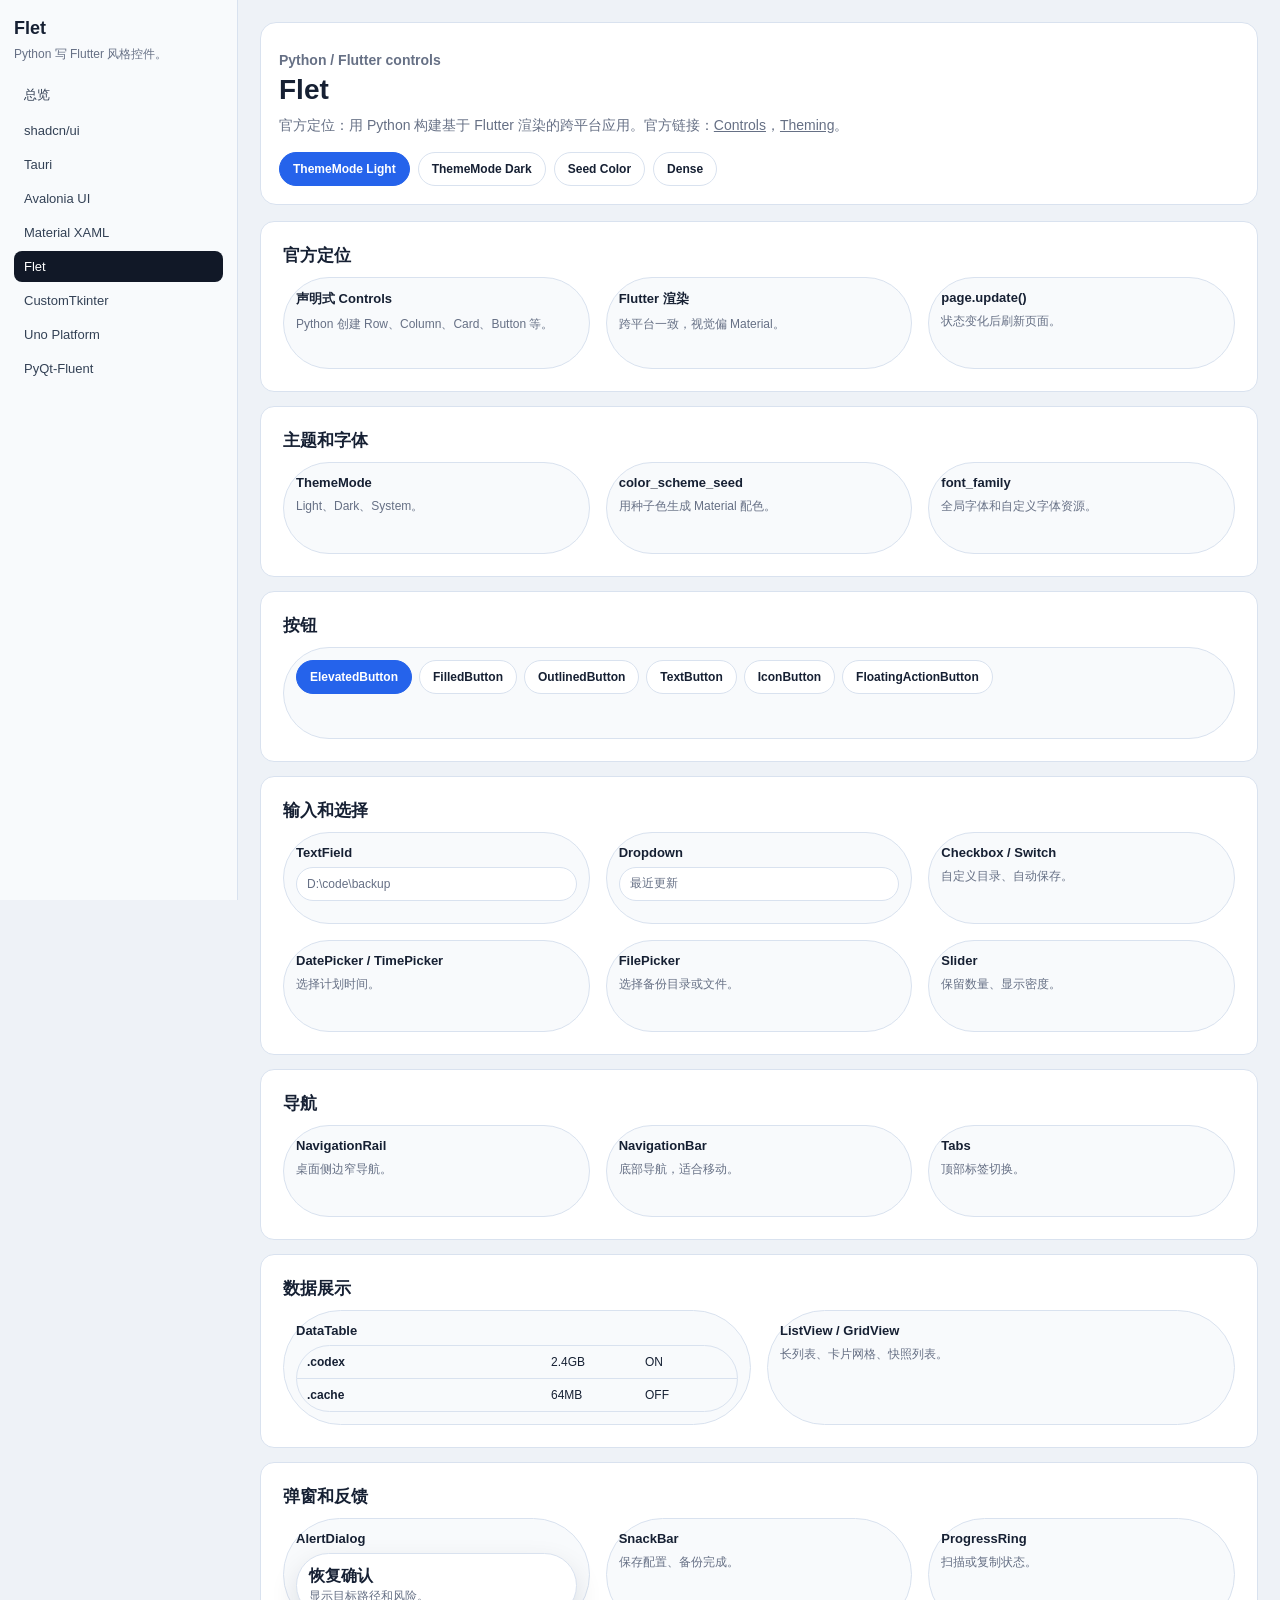
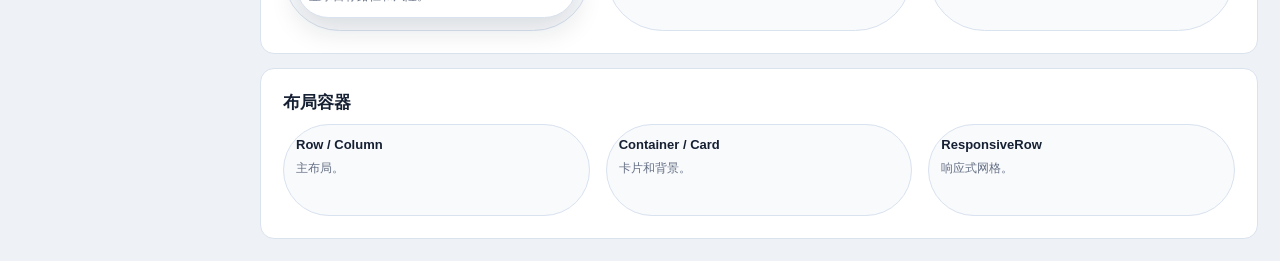
<file: docs/ui_components/flet.html>
<!doctype html>
<html lang="zh-CN">
<head><meta charset="utf-8"><meta name="viewport" content="width=device-width, initial-scale=1"><title>Flet 组件演示</title><link rel="stylesheet" href="component_gallery.css"></head>
<body class="rounded-pill relaxed">
<div class="shell"><aside class="side"><h1>Flet</h1><p>Python 写 Flutter 风格控件。</p><a href="index.html">总览</a><a href="shadcn-ui.html">shadcn/ui</a><a href="tauri.html">Tauri</a><a href="avalonia-ui.html">Avalonia UI</a><a href="material-design-xaml.html">Material XAML</a><a class="active" href="flet.html">Flet</a><a href="customtkinter.html">CustomTkinter</a><a href="uno-platform.html">Uno Platform</a><a href="pyqt-fluent-widgets.html">PyQt-Fluent</a></aside>
<main class="main">
<section class="hero"><p class="eyebrow">Python / Flutter controls</p><h2>Flet</h2><p>官方定位：用 Python 构建基于 Flutter 渲染的跨平台应用。官方链接：<a href="https://flet.dev/docs/controls/">Controls</a>，<a href="https://flet.dev/docs/cookbook/theming/">Theming</a>。</p><div class="theme-switcher"><button class="primary" data-theme-class="rounded-pill relaxed">ThemeMode Light</button><button data-theme-class="theme-dark rounded-pill relaxed">ThemeMode Dark</button><button data-theme-class="theme-brand rounded-pill font-roboto">Seed Color</button><button data-theme-class="compact">Dense</button></div></section>
<section class="section"><h3>官方定位</h3><div class="grid"><div class="component-sample"><h4>声明式 Controls</h4><p>Python 创建 Row、Column、Card、Button 等。</p></div><div class="component-sample"><h4>Flutter 渲染</h4><p>跨平台一致，视觉偏 Material。</p></div><div class="component-sample"><h4>page.update()</h4><p>状态变化后刷新页面。</p></div></div></section>
<section class="section"><h3>主题和字体</h3><div class="grid"><div class="component-sample"><h4>ThemeMode</h4><p>Light、Dark、System。</p></div><div class="component-sample"><h4>color_scheme_seed</h4><p>用种子色生成 Material 配色。</p></div><div class="component-sample"><h4>font_family</h4><p>全局字体和自定义字体资源。</p></div></div></section>
<section class="section"><h3>按钮</h3><div class="component-sample"><div class="button-row"><button class="primary">ElevatedButton</button><button>FilledButton</button><button>OutlinedButton</button><button>TextButton</button><button>IconButton</button><button>FloatingActionButton</button></div></div></section>
<section class="section"><h3>输入和选择</h3><div class="grid"><div class="component-sample"><h4>TextField</h4><div class="input-like">D:\code\backup</div></div><div class="component-sample"><h4>Dropdown</h4><div class="input-like">最近更新</div></div><div class="component-sample"><h4>Checkbox / Switch</h4><p>自定义目录、自动保存。</p></div><div class="component-sample"><h4>DatePicker / TimePicker</h4><p>选择计划时间。</p></div><div class="component-sample"><h4>FilePicker</h4><p>选择备份目录或文件。</p></div><div class="component-sample"><h4>Slider</h4><p>保留数量、显示密度。</p></div></div></section>
<section class="section"><h3>导航</h3><div class="grid"><div class="component-sample"><h4>NavigationRail</h4><p>桌面侧边窄导航。</p></div><div class="component-sample"><h4>NavigationBar</h4><p>底部导航，适合移动。</p></div><div class="component-sample"><h4>Tabs</h4><p>顶部标签切换。</p></div></div></section>
<section class="section"><h3>数据展示</h3><div class="grid two"><div class="component-sample"><h4>DataTable</h4><div class="table-demo"><div class="table-row"><b>.codex</b><span>2.4GB</span><span>ON</span></div><div class="table-row"><b>.cache</b><span>64MB</span><span>OFF</span></div></div></div><div class="component-sample"><h4>ListView / GridView</h4><p>长列表、卡片网格、快照列表。</p></div></div></section>
<section class="section"><h3>弹窗和反馈</h3><div class="grid"><div class="component-sample"><h4>AlertDialog</h4><div class="modal-demo"><b>恢复确认</b><p>显示目标路径和风险。</p></div></div><div class="component-sample"><h4>SnackBar</h4><p>保存配置、备份完成。</p></div><div class="component-sample"><h4>ProgressRing</h4><p>扫描或复制状态。</p></div></div></section>
<section class="section"><h3>布局容器</h3><div class="grid"><div class="component-sample"><h4>Row / Column</h4><p>主布局。</p></div><div class="component-sample"><h4>Container / Card</h4><p>卡片和背景。</p></div><div class="component-sample"><h4>ResponsiveRow</h4><p>响应式网格。</p></div></div></section>
</main></div><script src="component_gallery.js"></script></body></html>
</file>
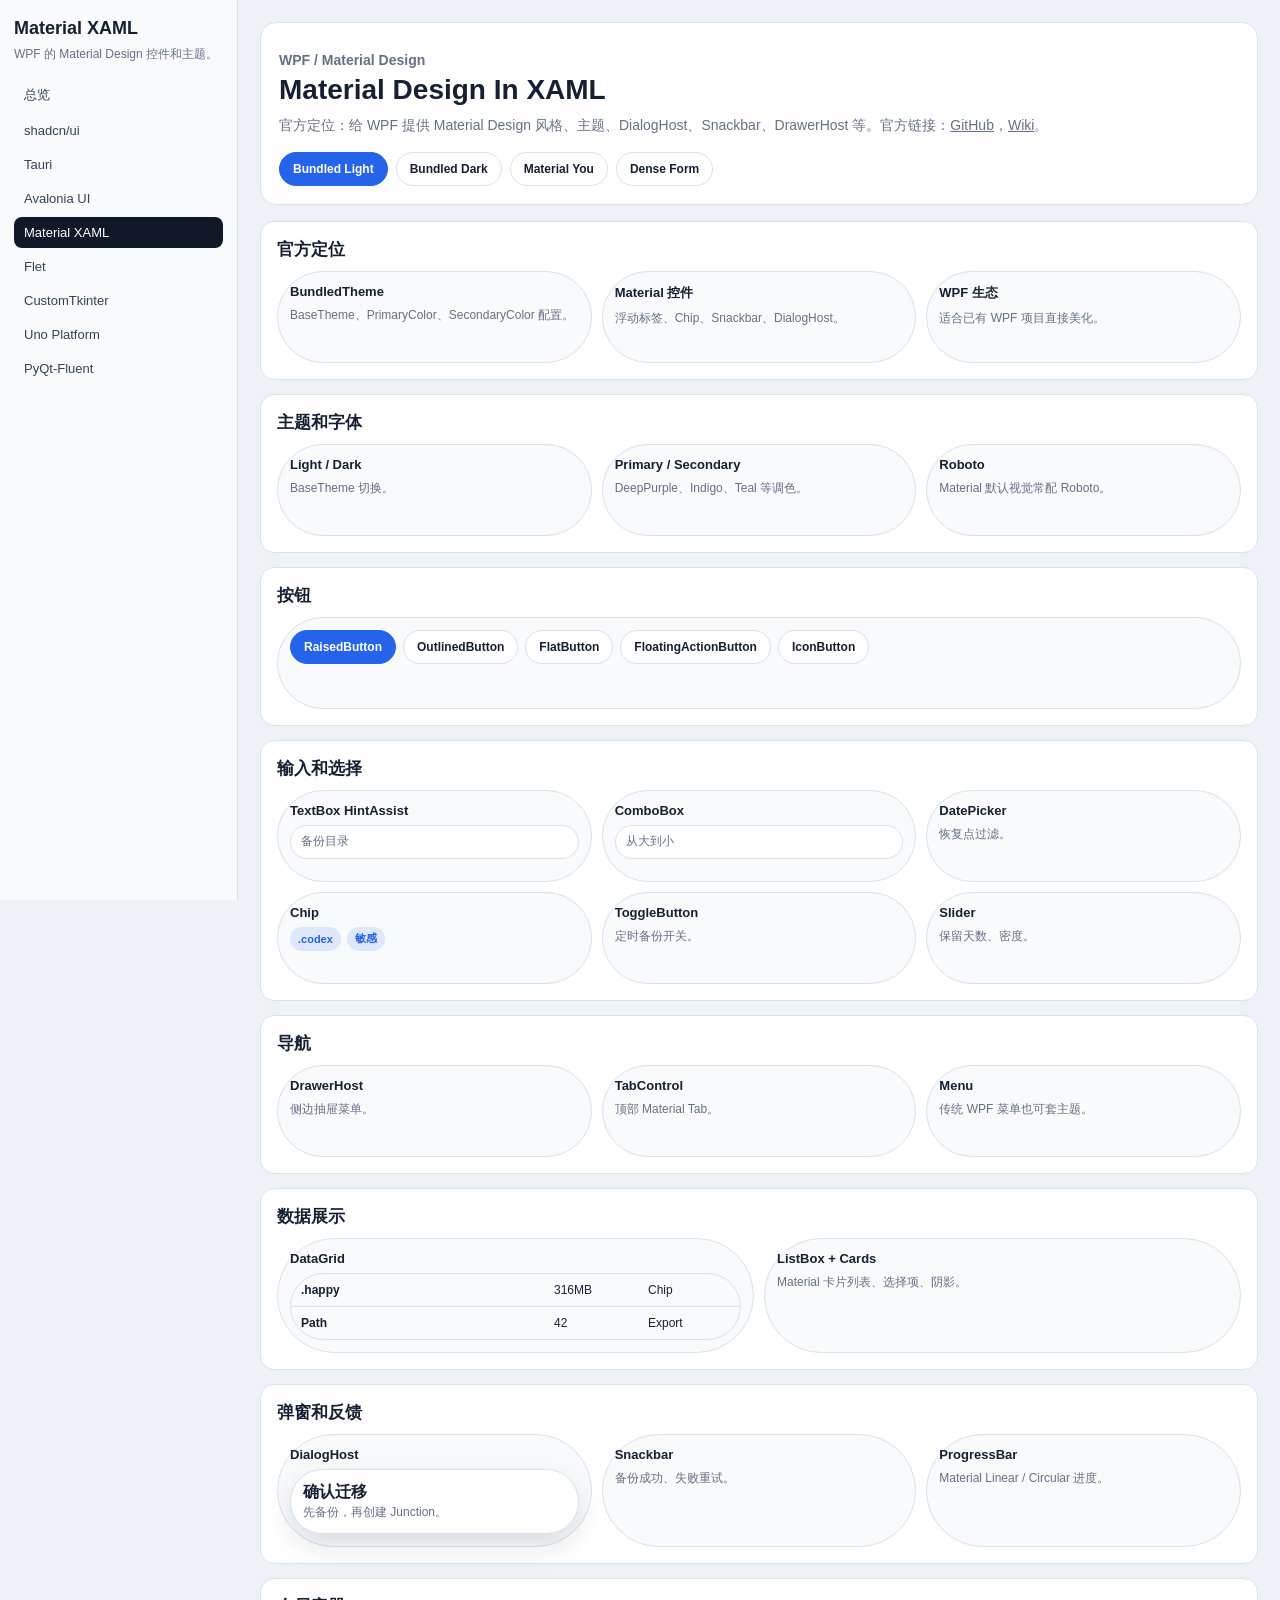
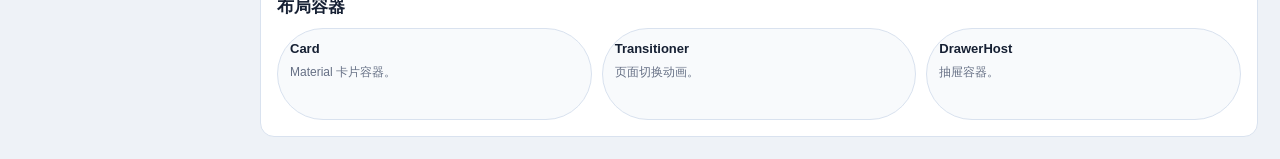
<file: docs/ui_components/material-design-xaml.html>
<!doctype html>
<html lang="zh-CN">
<head><meta charset="utf-8"><meta name="viewport" content="width=device-width, initial-scale=1"><title>Material Design In XAML 组件演示</title><link rel="stylesheet" href="component_gallery.css"></head>
<body class="rounded-pill">
<div class="shell"><aside class="side"><h1>Material XAML</h1><p>WPF 的 Material Design 控件和主题。</p><a href="index.html">总览</a><a href="shadcn-ui.html">shadcn/ui</a><a href="tauri.html">Tauri</a><a href="avalonia-ui.html">Avalonia UI</a><a class="active" href="material-design-xaml.html">Material XAML</a><a href="flet.html">Flet</a><a href="customtkinter.html">CustomTkinter</a><a href="uno-platform.html">Uno Platform</a><a href="pyqt-fluent-widgets.html">PyQt-Fluent</a></aside>
<main class="main">
<section class="hero"><p class="eyebrow">WPF / Material Design</p><h2>Material Design In XAML</h2><p>官方定位：给 WPF 提供 Material Design 风格、主题、DialogHost、Snackbar、DrawerHost 等。官方链接：<a href="https://github.com/MaterialDesignInXAML/MaterialDesignInXamlToolkit">GitHub</a>，<a href="https://github.com/MaterialDesignInXAML/MaterialDesignInXamlToolkit/wiki">Wiki</a>。</p><div class="theme-switcher"><button class="primary" data-theme-class="rounded-pill">Bundled Light</button><button data-theme-class="theme-dark rounded-pill">Bundled Dark</button><button data-theme-class="theme-brand rounded-pill relaxed font-roboto">Material You</button><button data-theme-class="compact">Dense Form</button></div></section>
<section class="section"><h3>官方定位</h3><div class="grid"><div class="component-sample"><h4>BundledTheme</h4><p>BaseTheme、PrimaryColor、SecondaryColor 配置。</p></div><div class="component-sample"><h4>Material 控件</h4><p>浮动标签、Chip、Snackbar、DialogHost。</p></div><div class="component-sample"><h4>WPF 生态</h4><p>适合已有 WPF 项目直接美化。</p></div></div></section>
<section class="section"><h3>主题和字体</h3><div class="grid"><div class="component-sample"><h4>Light / Dark</h4><p>BaseTheme 切换。</p></div><div class="component-sample"><h4>Primary / Secondary</h4><p>DeepPurple、Indigo、Teal 等调色。</p></div><div class="component-sample"><h4>Roboto</h4><p>Material 默认视觉常配 Roboto。</p></div></div></section>
<section class="section"><h3>按钮</h3><div class="component-sample"><div class="button-row"><button class="primary">RaisedButton</button><button>OutlinedButton</button><button>FlatButton</button><button>FloatingActionButton</button><button>IconButton</button></div></div></section>
<section class="section"><h3>输入和选择</h3><div class="grid"><div class="component-sample"><h4>TextBox HintAssist</h4><div class="input-like">备份目录</div></div><div class="component-sample"><h4>ComboBox</h4><div class="input-like">从大到小</div></div><div class="component-sample"><h4>DatePicker</h4><p>恢复点过滤。</p></div><div class="component-sample"><h4>Chip</h4><div class="chip-row"><span class="chip">.codex</span><span class="chip">敏感</span></div></div><div class="component-sample"><h4>ToggleButton</h4><p>定时备份开关。</p></div><div class="component-sample"><h4>Slider</h4><p>保留天数、密度。</p></div></div></section>
<section class="section"><h3>导航</h3><div class="grid"><div class="component-sample"><h4>DrawerHost</h4><p>侧边抽屉菜单。</p></div><div class="component-sample"><h4>TabControl</h4><p>顶部 Material Tab。</p></div><div class="component-sample"><h4>Menu</h4><p>传统 WPF 菜单也可套主题。</p></div></div></section>
<section class="section"><h3>数据展示</h3><div class="grid two"><div class="component-sample"><h4>DataGrid</h4><div class="table-demo"><div class="table-row"><b>.happy</b><span>316MB</span><span>Chip</span></div><div class="table-row"><b>Path</b><span>42</span><span>Export</span></div></div></div><div class="component-sample"><h4>ListBox + Cards</h4><p>Material 卡片列表、选择项、阴影。</p></div></div></section>
<section class="section"><h3>弹窗和反馈</h3><div class="grid"><div class="component-sample"><h4>DialogHost</h4><div class="modal-demo"><b>确认迁移</b><p>先备份，再创建 Junction。</p></div></div><div class="component-sample"><h4>Snackbar</h4><p>备份成功、失败重试。</p></div><div class="component-sample"><h4>ProgressBar</h4><p>Material Linear / Circular 进度。</p></div></div></section>
<section class="section"><h3>布局容器</h3><div class="grid"><div class="component-sample"><h4>Card</h4><p>Material 卡片容器。</p></div><div class="component-sample"><h4>Transitioner</h4><p>页面切换动画。</p></div><div class="component-sample"><h4>DrawerHost</h4><p>抽屉容器。</p></div></div></section>
</main></div><script src="component_gallery.js"></script></body></html>
</file>
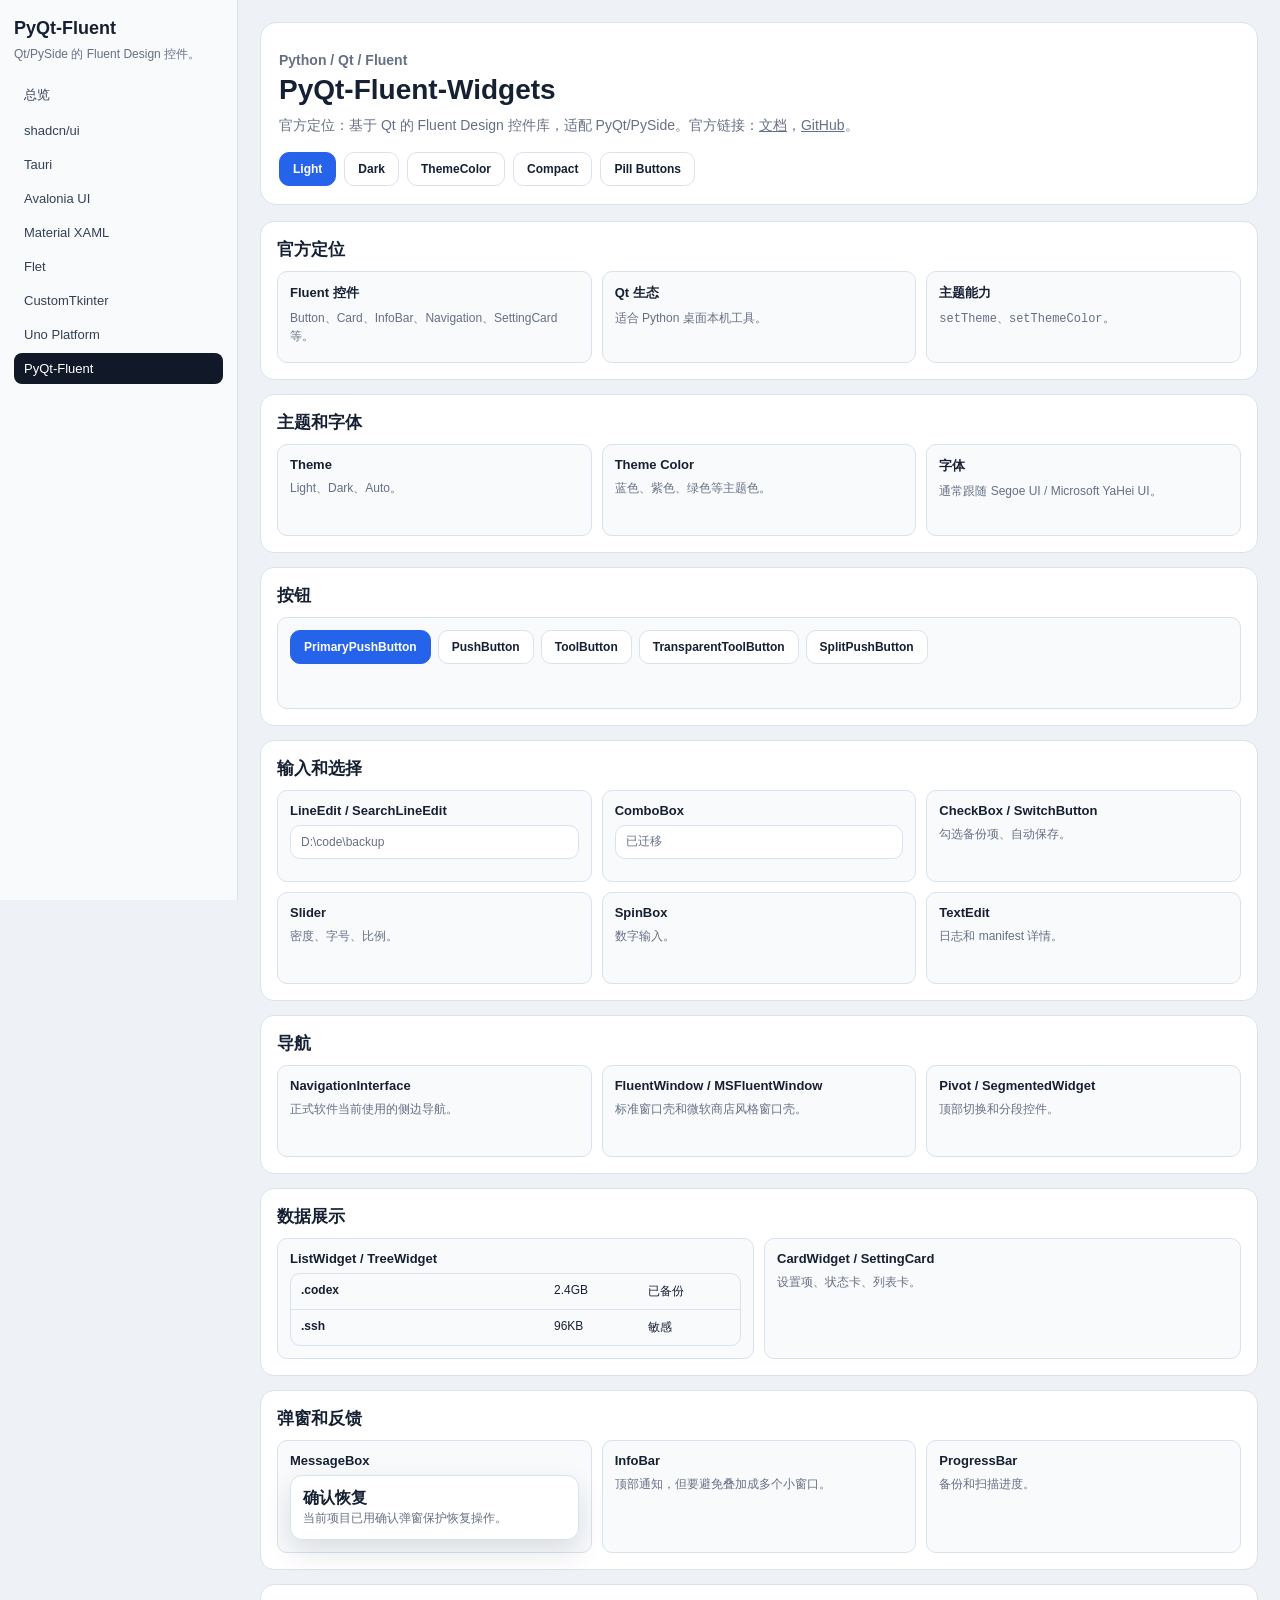
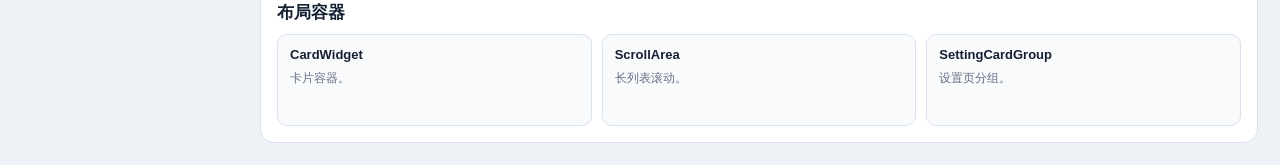
<file: docs/ui_components/pyqt-fluent-widgets.html>
<!doctype html>
<html lang="zh-CN">
<head><meta charset="utf-8"><meta name="viewport" content="width=device-width, initial-scale=1"><title>PyQt-Fluent-Widgets 组件演示</title><link rel="stylesheet" href="component_gallery.css"></head>
<body>
<div class="shell"><aside class="side"><h1>PyQt-Fluent</h1><p>Qt/PySide 的 Fluent Design 控件。</p><a href="index.html">总览</a><a href="shadcn-ui.html">shadcn/ui</a><a href="tauri.html">Tauri</a><a href="avalonia-ui.html">Avalonia UI</a><a href="material-design-xaml.html">Material XAML</a><a href="flet.html">Flet</a><a href="customtkinter.html">CustomTkinter</a><a href="uno-platform.html">Uno Platform</a><a class="active" href="pyqt-fluent-widgets.html">PyQt-Fluent</a></aside>
<main class="main">
<section class="hero"><p class="eyebrow">Python / Qt / Fluent</p><h2>PyQt-Fluent-Widgets</h2><p>官方定位：基于 Qt 的 Fluent Design 控件库，适配 PyQt/PySide。官方链接：<a href="https://pyqt-fluent-widgets.readthedocs.io/">文档</a>，<a href="https://github.com/zhiyiYo/PyQt-Fluent-Widgets">GitHub</a>。</p><div class="theme-switcher"><button class="primary" data-theme-class="">Light</button><button data-theme-class="theme-dark">Dark</button><button data-theme-class="theme-brand">ThemeColor</button><button data-theme-class="compact">Compact</button><button data-theme-class="relaxed rounded-pill">Pill Buttons</button></div></section>
<section class="section"><h3>官方定位</h3><div class="grid"><div class="component-sample"><h4>Fluent 控件</h4><p>Button、Card、InfoBar、Navigation、SettingCard 等。</p></div><div class="component-sample"><h4>Qt 生态</h4><p>适合 Python 桌面本机工具。</p></div><div class="component-sample"><h4>主题能力</h4><p><code>setTheme</code>、<code>setThemeColor</code>。</p></div></div></section>
<section class="section"><h3>主题和字体</h3><div class="grid"><div class="component-sample"><h4>Theme</h4><p>Light、Dark、Auto。</p></div><div class="component-sample"><h4>Theme Color</h4><p>蓝色、紫色、绿色等主题色。</p></div><div class="component-sample"><h4>字体</h4><p>通常跟随 Segoe UI / Microsoft YaHei UI。</p></div></div></section>
<section class="section"><h3>按钮</h3><div class="component-sample"><div class="button-row"><button class="primary">PrimaryPushButton</button><button>PushButton</button><button>ToolButton</button><button>TransparentToolButton</button><button>SplitPushButton</button></div></div></section>
<section class="section"><h3>输入和选择</h3><div class="grid"><div class="component-sample"><h4>LineEdit / SearchLineEdit</h4><div class="input-like">D:\code\backup</div></div><div class="component-sample"><h4>ComboBox</h4><div class="input-like">已迁移</div></div><div class="component-sample"><h4>CheckBox / SwitchButton</h4><p>勾选备份项、自动保存。</p></div><div class="component-sample"><h4>Slider</h4><p>密度、字号、比例。</p></div><div class="component-sample"><h4>SpinBox</h4><p>数字输入。</p></div><div class="component-sample"><h4>TextEdit</h4><p>日志和 manifest 详情。</p></div></div></section>
<section class="section"><h3>导航</h3><div class="grid"><div class="component-sample"><h4>NavigationInterface</h4><p>正式软件当前使用的侧边导航。</p></div><div class="component-sample"><h4>FluentWindow / MSFluentWindow</h4><p>标准窗口壳和微软商店风格窗口壳。</p></div><div class="component-sample"><h4>Pivot / SegmentedWidget</h4><p>顶部切换和分段控件。</p></div></div></section>
<section class="section"><h3>数据展示</h3><div class="grid two"><div class="component-sample"><h4>ListWidget / TreeWidget</h4><div class="table-demo"><div class="table-row"><b>.codex</b><span>2.4GB</span><span>已备份</span></div><div class="table-row"><b>.ssh</b><span>96KB</span><span>敏感</span></div></div></div><div class="component-sample"><h4>CardWidget / SettingCard</h4><p>设置项、状态卡、列表卡。</p></div></div></section>
<section class="section"><h3>弹窗和反馈</h3><div class="grid"><div class="component-sample"><h4>MessageBox</h4><div class="modal-demo"><b>确认恢复</b><p>当前项目已用确认弹窗保护恢复操作。</p></div></div><div class="component-sample"><h4>InfoBar</h4><p>顶部通知，但要避免叠加成多个小窗口。</p></div><div class="component-sample"><h4>ProgressBar</h4><p>备份和扫描进度。</p></div></div></section>
<section class="section"><h3>布局容器</h3><div class="grid"><div class="component-sample"><h4>CardWidget</h4><p>卡片容器。</p></div><div class="component-sample"><h4>ScrollArea</h4><p>长列表滚动。</p></div><div class="component-sample"><h4>SettingCardGroup</h4><p>设置页分组。</p></div></div></section>
</main></div><script src="component_gallery.js"></script></body></html>
</file>
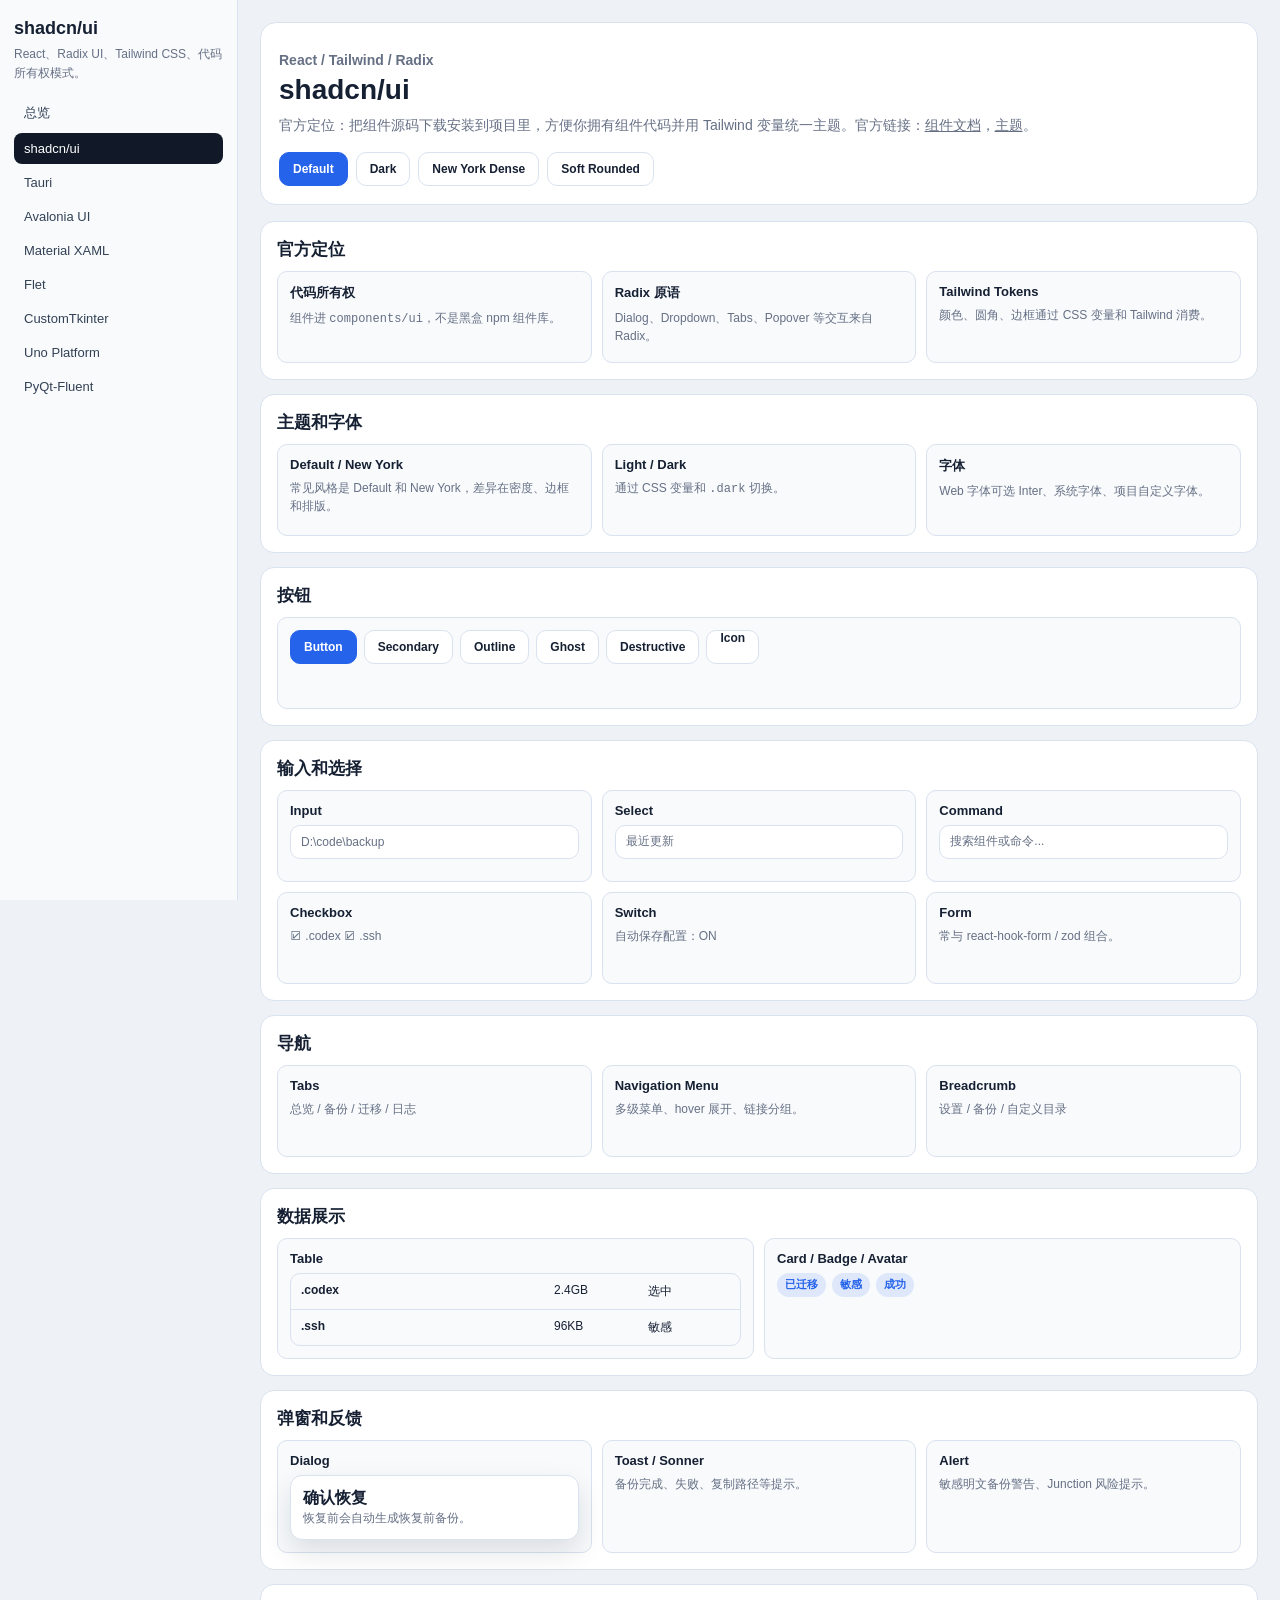
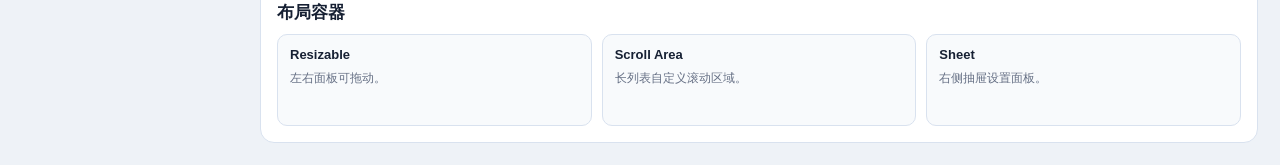
<file: docs/ui_components/shadcn-ui.html>
<!doctype html>
<html lang="zh-CN">
<head><meta charset="utf-8"><meta name="viewport" content="width=device-width, initial-scale=1"><title>shadcn/ui 组件演示</title><link rel="stylesheet" href="component_gallery.css"></head>
<body>
<div class="shell"><aside class="side"><h1>shadcn/ui</h1><p>React、Radix UI、Tailwind CSS、代码所有权模式。</p><a href="index.html">总览</a><a class="active" href="shadcn-ui.html">shadcn/ui</a><a href="tauri.html">Tauri</a><a href="avalonia-ui.html">Avalonia UI</a><a href="material-design-xaml.html">Material XAML</a><a href="flet.html">Flet</a><a href="customtkinter.html">CustomTkinter</a><a href="uno-platform.html">Uno Platform</a><a href="pyqt-fluent-widgets.html">PyQt-Fluent</a></aside>
<main class="main">
<section class="hero"><p class="eyebrow">React / Tailwind / Radix</p><h2>shadcn/ui</h2><p>官方定位：把组件源码下载安装到项目里，方便你拥有组件代码并用 Tailwind 变量统一主题。官方链接：<a href="https://ui.shadcn.com/docs/components">组件文档</a>，<a href="https://ui.shadcn.com/themes">主题</a>。</p><div class="theme-switcher"><button class="primary" data-theme-class="">Default</button><button data-theme-class="theme-dark">Dark</button><button data-theme-class="theme-brand font-inter rounded-none compact">New York Dense</button><button data-theme-class="rounded-pill relaxed">Soft Rounded</button></div></section>
<section class="section"><h3>官方定位</h3><div class="grid"><div class="component-sample"><h4>代码所有权</h4><p>组件进 <code>components/ui</code>，不是黑盒 npm 组件库。</p></div><div class="component-sample"><h4>Radix 原语</h4><p>Dialog、Dropdown、Tabs、Popover 等交互来自 Radix。</p></div><div class="component-sample"><h4>Tailwind Tokens</h4><p>颜色、圆角、边框通过 CSS 变量和 Tailwind 消费。</p></div></div></section>
<section class="section"><h3>主题和字体</h3><div class="grid"><div class="component-sample"><h4>Default / New York</h4><p>常见风格是 Default 和 New York，差异在密度、边框和排版。</p></div><div class="component-sample"><h4>Light / Dark</h4><p>通过 CSS 变量和 <code>.dark</code> 切换。</p></div><div class="component-sample"><h4>字体</h4><p>Web 字体可选 Inter、系统字体、项目自定义字体。</p></div></div></section>
<section class="section"><h3>按钮</h3><div class="component-sample"><div class="button-row"><button class="primary">Button</button><button>Secondary</button><button>Outline</button><button>Ghost</button><button>Destructive</button><span class="fake-button">Icon</span></div></div></section>
<section class="section"><h3>输入和选择</h3><div class="grid"><div class="component-sample"><h4>Input</h4><div class="input-like">D:\code\backup</div></div><div class="component-sample"><h4>Select</h4><div class="input-like">最近更新</div></div><div class="component-sample"><h4>Command</h4><div class="input-like">搜索组件或命令...</div></div><div class="component-sample"><h4>Checkbox</h4><p>☑ .codex  ☑ .ssh</p></div><div class="component-sample"><h4>Switch</h4><p>自动保存配置：ON</p></div><div class="component-sample"><h4>Form</h4><p>常与 react-hook-form / zod 组合。</p></div></div></section>
<section class="section"><h3>导航</h3><div class="grid"><div class="component-sample"><h4>Tabs</h4><p>总览 / 备份 / 迁移 / 日志</p></div><div class="component-sample"><h4>Navigation Menu</h4><p>多级菜单、hover 展开、链接分组。</p></div><div class="component-sample"><h4>Breadcrumb</h4><p>设置 / 备份 / 自定义目录</p></div></div></section>
<section class="section"><h3>数据展示</h3><div class="grid two"><div class="component-sample"><h4>Table</h4><div class="table-demo"><div class="table-row"><b>.codex</b><span>2.4GB</span><span>选中</span></div><div class="table-row"><b>.ssh</b><span>96KB</span><span>敏感</span></div></div></div><div class="component-sample"><h4>Card / Badge / Avatar</h4><div class="chip-row"><span class="chip">已迁移</span><span class="chip">敏感</span><span class="chip">成功</span></div></div></div></section>
<section class="section"><h3>弹窗和反馈</h3><div class="grid"><div class="component-sample"><h4>Dialog</h4><div class="modal-demo"><b>确认恢复</b><p>恢复前会自动生成恢复前备份。</p></div></div><div class="component-sample"><h4>Toast / Sonner</h4><p>备份完成、失败、复制路径等提示。</p></div><div class="component-sample"><h4>Alert</h4><p>敏感明文备份警告、Junction 风险提示。</p></div></div></section>
<section class="section"><h3>布局容器</h3><div class="grid"><div class="component-sample"><h4>Resizable</h4><p>左右面板可拖动。</p></div><div class="component-sample"><h4>Scroll Area</h4><p>长列表自定义滚动区域。</p></div><div class="component-sample"><h4>Sheet</h4><p>右侧抽屉设置面板。</p></div></div></section>
</main></div><script src="component_gallery.js"></script></body></html>
</file>
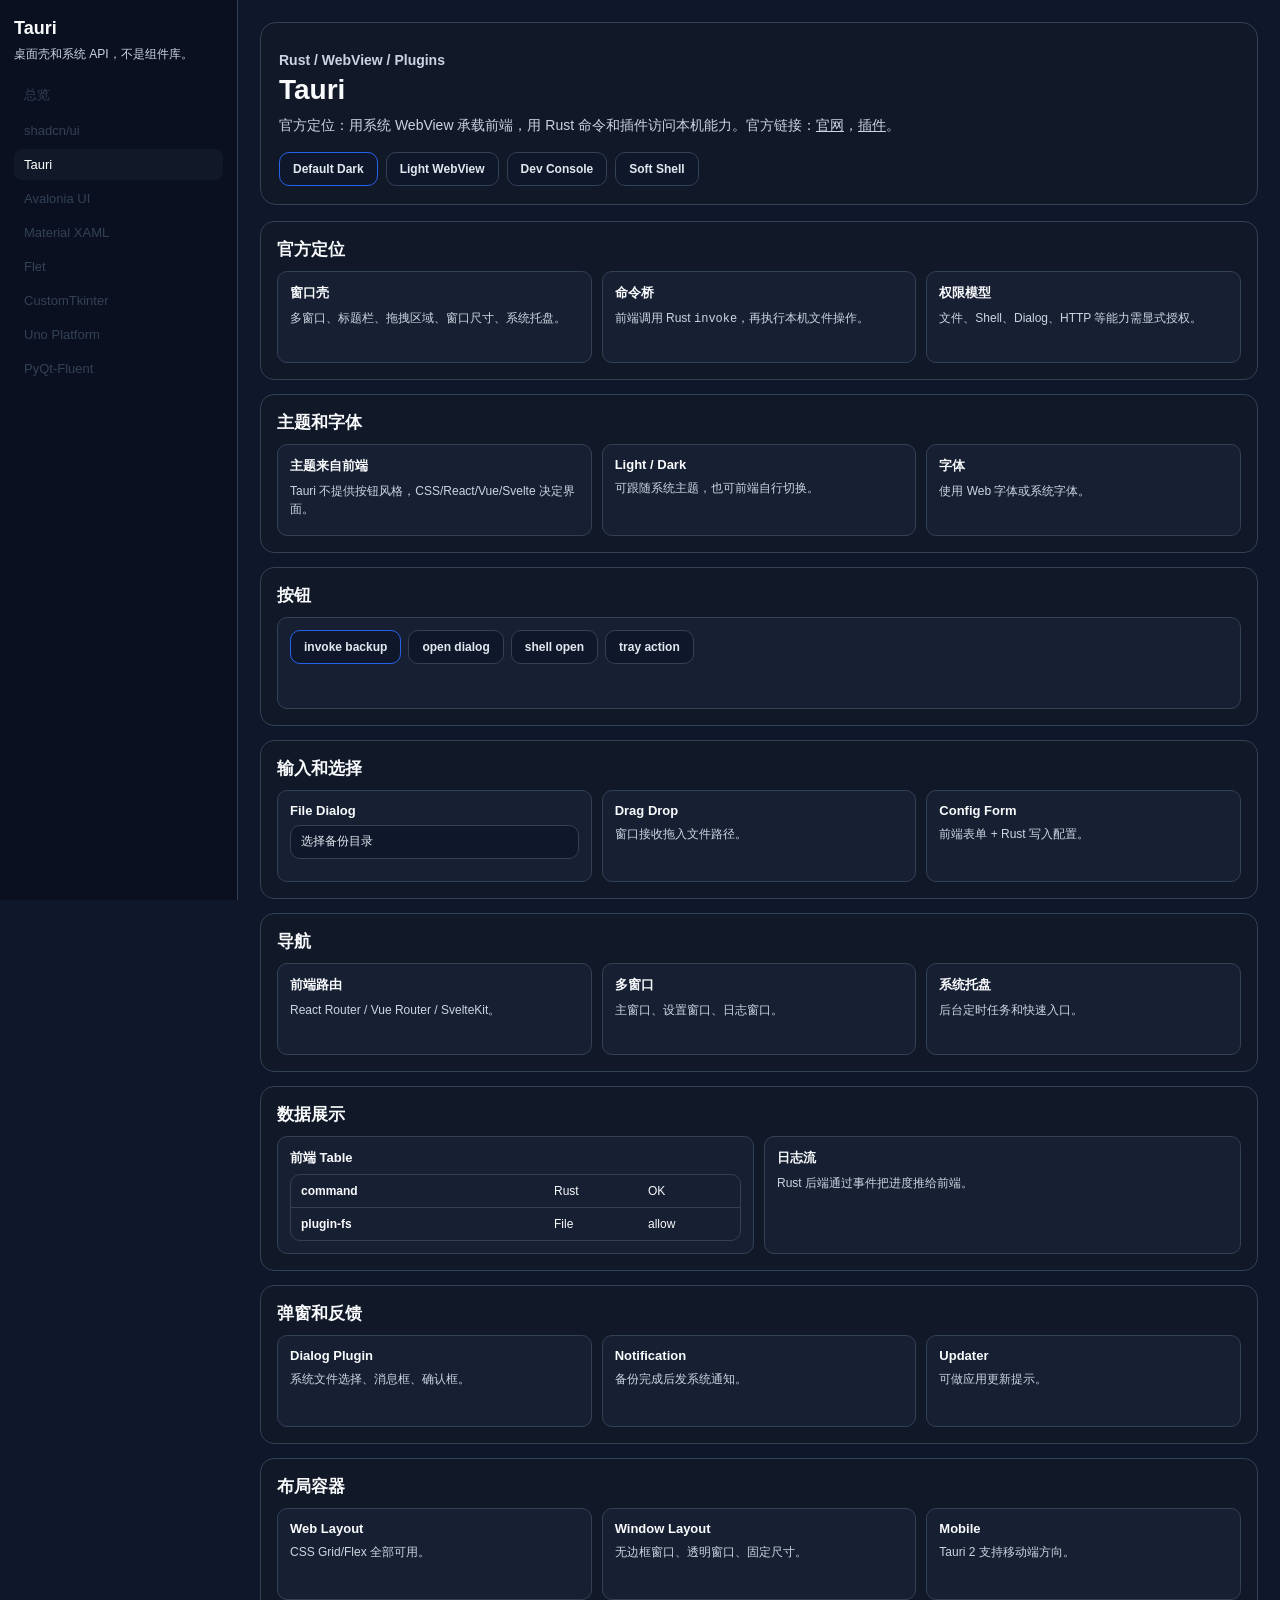
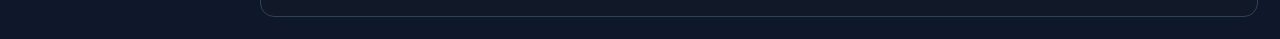
<file: docs/ui_components/tauri.html>
<!doctype html>
<html lang="zh-CN">
<head><meta charset="utf-8"><meta name="viewport" content="width=device-width, initial-scale=1"><title>Tauri 能力演示</title><link rel="stylesheet" href="component_gallery.css"></head>
<body class="theme-dark">
<div class="shell"><aside class="side"><h1>Tauri</h1><p>桌面壳和系统 API，不是组件库。</p><a href="index.html">总览</a><a href="shadcn-ui.html">shadcn/ui</a><a class="active" href="tauri.html">Tauri</a><a href="avalonia-ui.html">Avalonia UI</a><a href="material-design-xaml.html">Material XAML</a><a href="flet.html">Flet</a><a href="customtkinter.html">CustomTkinter</a><a href="uno-platform.html">Uno Platform</a><a href="pyqt-fluent-widgets.html">PyQt-Fluent</a></aside>
<main class="main">
<section class="hero"><p class="eyebrow">Rust / WebView / Plugins</p><h2>Tauri</h2><p>官方定位：用系统 WebView 承载前端，用 Rust 命令和插件访问本机能力。官方链接：<a href="https://tauri.app/">官网</a>，<a href="https://v2.tauri.app/plugin/">插件</a>。</p><div class="theme-switcher"><button class="primary" data-theme-class="theme-dark">Default Dark</button><button data-theme-class="">Light WebView</button><button data-theme-class="theme-brand font-mono compact rounded-none">Dev Console</button><button data-theme-class="theme-dark relaxed rounded-pill">Soft Shell</button></div></section>
<section class="section"><h3>官方定位</h3><div class="grid"><div class="component-sample"><h4>窗口壳</h4><p>多窗口、标题栏、拖拽区域、窗口尺寸、系统托盘。</p></div><div class="component-sample"><h4>命令桥</h4><p>前端调用 Rust <code>invoke</code>，再执行本机文件操作。</p></div><div class="component-sample"><h4>权限模型</h4><p>文件、Shell、Dialog、HTTP 等能力需显式授权。</p></div></div></section>
<section class="section"><h3>主题和字体</h3><div class="grid"><div class="component-sample"><h4>主题来自前端</h4><p>Tauri 不提供按钮风格，CSS/React/Vue/Svelte 决定界面。</p></div><div class="component-sample"><h4>Light / Dark</h4><p>可跟随系统主题，也可前端自行切换。</p></div><div class="component-sample"><h4>字体</h4><p>使用 Web 字体或系统字体。</p></div></div></section>
<section class="section"><h3>按钮</h3><div class="component-sample"><div class="button-row"><button class="primary">invoke backup</button><button>open dialog</button><button>shell open</button><button>tray action</button></div></div></section>
<section class="section"><h3>输入和选择</h3><div class="grid"><div class="component-sample"><h4>File Dialog</h4><div class="input-like">选择备份目录</div></div><div class="component-sample"><h4>Drag Drop</h4><p>窗口接收拖入文件路径。</p></div><div class="component-sample"><h4>Config Form</h4><p>前端表单 + Rust 写入配置。</p></div></div></section>
<section class="section"><h3>导航</h3><div class="grid"><div class="component-sample"><h4>前端路由</h4><p>React Router / Vue Router / SvelteKit。</p></div><div class="component-sample"><h4>多窗口</h4><p>主窗口、设置窗口、日志窗口。</p></div><div class="component-sample"><h4>系统托盘</h4><p>后台定时任务和快速入口。</p></div></div></section>
<section class="section"><h3>数据展示</h3><div class="grid two"><div class="component-sample"><h4>前端 Table</h4><div class="table-demo"><div class="table-row"><b>command</b><span>Rust</span><span>OK</span></div><div class="table-row"><b>plugin-fs</b><span>File</span><span>allow</span></div></div></div><div class="component-sample"><h4>日志流</h4><p>Rust 后端通过事件把进度推给前端。</p></div></div></section>
<section class="section"><h3>弹窗和反馈</h3><div class="grid"><div class="component-sample"><h4>Dialog Plugin</h4><p>系统文件选择、消息框、确认框。</p></div><div class="component-sample"><h4>Notification</h4><p>备份完成后发系统通知。</p></div><div class="component-sample"><h4>Updater</h4><p>可做应用更新提示。</p></div></div></section>
<section class="section"><h3>布局容器</h3><div class="grid"><div class="component-sample"><h4>Web Layout</h4><p>CSS Grid/Flex 全部可用。</p></div><div class="component-sample"><h4>Window Layout</h4><p>无边框窗口、透明窗口、固定尺寸。</p></div><div class="component-sample"><h4>Mobile</h4><p>Tauri 2 支持移动端方向。</p></div></div></section>
</main></div><script src="component_gallery.js"></script></body></html>
</file>
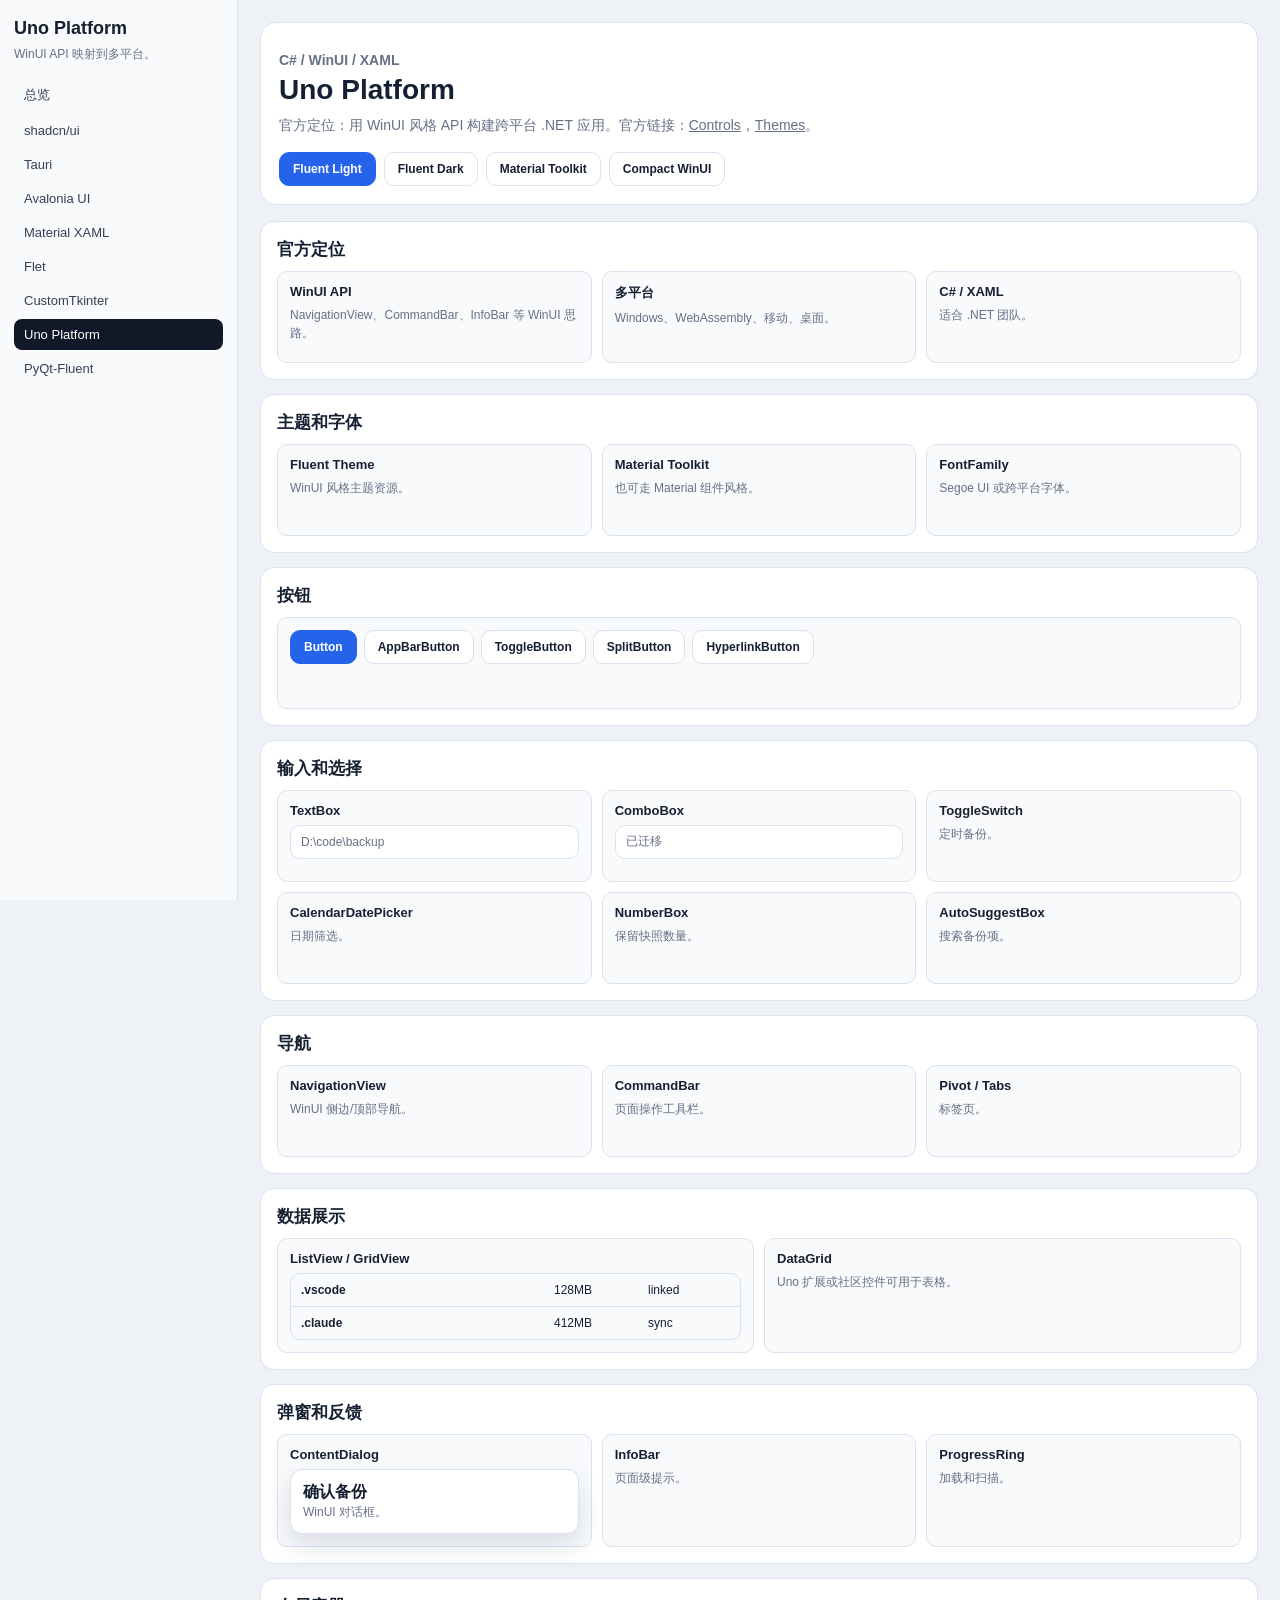
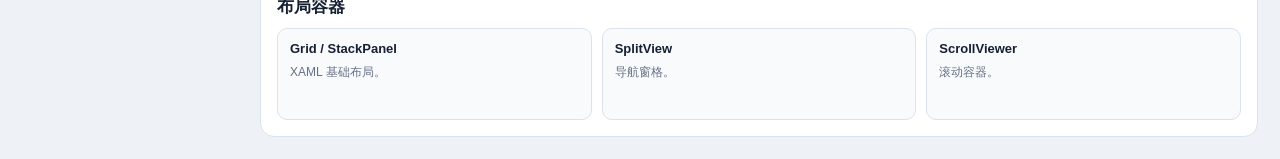
<file: docs/ui_components/uno-platform.html>
<!doctype html>
<html lang="zh-CN">
<head><meta charset="utf-8"><meta name="viewport" content="width=device-width, initial-scale=1"><title>Uno Platform 组件演示</title><link rel="stylesheet" href="component_gallery.css"></head>
<body>
<div class="shell"><aside class="side"><h1>Uno Platform</h1><p>WinUI API 映射到多平台。</p><a href="index.html">总览</a><a href="shadcn-ui.html">shadcn/ui</a><a href="tauri.html">Tauri</a><a href="avalonia-ui.html">Avalonia UI</a><a href="material-design-xaml.html">Material XAML</a><a href="flet.html">Flet</a><a href="customtkinter.html">CustomTkinter</a><a class="active" href="uno-platform.html">Uno Platform</a><a href="pyqt-fluent-widgets.html">PyQt-Fluent</a></aside>
<main class="main">
<section class="hero"><p class="eyebrow">C# / WinUI / XAML</p><h2>Uno Platform</h2><p>官方定位：用 WinUI 风格 API 构建跨平台 .NET 应用。官方链接：<a href="https://platform.uno/docs/articles/controls/">Controls</a>，<a href="https://platform.uno/docs/articles/features/working-with-themes.html">Themes</a>。</p><div class="theme-switcher"><button class="primary" data-theme-class="">Fluent Light</button><button data-theme-class="theme-dark">Fluent Dark</button><button data-theme-class="theme-brand">Material Toolkit</button><button data-theme-class="compact rounded-none">Compact WinUI</button></div></section>
<section class="section"><h3>官方定位</h3><div class="grid"><div class="component-sample"><h4>WinUI API</h4><p>NavigationView、CommandBar、InfoBar 等 WinUI 思路。</p></div><div class="component-sample"><h4>多平台</h4><p>Windows、WebAssembly、移动、桌面。</p></div><div class="component-sample"><h4>C# / XAML</h4><p>适合 .NET 团队。</p></div></div></section>
<section class="section"><h3>主题和字体</h3><div class="grid"><div class="component-sample"><h4>Fluent Theme</h4><p>WinUI 风格主题资源。</p></div><div class="component-sample"><h4>Material Toolkit</h4><p>也可走 Material 组件风格。</p></div><div class="component-sample"><h4>FontFamily</h4><p>Segoe UI 或跨平台字体。</p></div></div></section>
<section class="section"><h3>按钮</h3><div class="component-sample"><div class="button-row"><button class="primary">Button</button><button>AppBarButton</button><button>ToggleButton</button><button>SplitButton</button><button>HyperlinkButton</button></div></div></section>
<section class="section"><h3>输入和选择</h3><div class="grid"><div class="component-sample"><h4>TextBox</h4><div class="input-like">D:\code\backup</div></div><div class="component-sample"><h4>ComboBox</h4><div class="input-like">已迁移</div></div><div class="component-sample"><h4>ToggleSwitch</h4><p>定时备份。</p></div><div class="component-sample"><h4>CalendarDatePicker</h4><p>日期筛选。</p></div><div class="component-sample"><h4>NumberBox</h4><p>保留快照数量。</p></div><div class="component-sample"><h4>AutoSuggestBox</h4><p>搜索备份项。</p></div></div></section>
<section class="section"><h3>导航</h3><div class="grid"><div class="component-sample"><h4>NavigationView</h4><p>WinUI 侧边/顶部导航。</p></div><div class="component-sample"><h4>CommandBar</h4><p>页面操作工具栏。</p></div><div class="component-sample"><h4>Pivot / Tabs</h4><p>标签页。</p></div></div></section>
<section class="section"><h3>数据展示</h3><div class="grid two"><div class="component-sample"><h4>ListView / GridView</h4><div class="table-demo"><div class="table-row"><b>.vscode</b><span>128MB</span><span>linked</span></div><div class="table-row"><b>.claude</b><span>412MB</span><span>sync</span></div></div></div><div class="component-sample"><h4>DataGrid</h4><p>Uno 扩展或社区控件可用于表格。</p></div></div></section>
<section class="section"><h3>弹窗和反馈</h3><div class="grid"><div class="component-sample"><h4>ContentDialog</h4><div class="modal-demo"><b>确认备份</b><p>WinUI 对话框。</p></div></div><div class="component-sample"><h4>InfoBar</h4><p>页面级提示。</p></div><div class="component-sample"><h4>ProgressRing</h4><p>加载和扫描。</p></div></div></section>
<section class="section"><h3>布局容器</h3><div class="grid"><div class="component-sample"><h4>Grid / StackPanel</h4><p>XAML 基础布局。</p></div><div class="component-sample"><h4>SplitView</h4><p>导航窗格。</p></div><div class="component-sample"><h4>ScrollViewer</h4><p>滚动容器。</p></div></div></section>
</main></div><script src="component_gallery.js"></script></body></html>
</file>
<file: docs/ui_components/component_gallery.css>
:root {
  --font: "Microsoft YaHei UI", "Segoe UI", Arial, sans-serif;
  --mono: "Cascadia Mono", Consolas, monospace;
  --bg: #eef2f7;
  --panel: #ffffff;
  --text: #162033;
  --muted: #667085;
  --border: #d9e2ef;
  --primary: #2563eb;
  --primary-text: #ffffff;
  --surface: #f8fafc;
  --radius: 10px;
}
* { box-sizing: border-box; }
body {
  margin: 0;
  font-family: var(--font);
  background: var(--bg);
  color: var(--text);
  letter-spacing: 0;
}
a { color: inherit; }
.shell {
  display: grid;
  grid-template-columns: 238px 1fr;
  min-height: 100vh;
}
.side {
  position: sticky;
  top: 0;
  height: 100vh;
  padding: 18px 14px;
  background: #f8fafc;
  border-right: 1px solid var(--border);
  overflow: auto;
}
.side h1 {
  margin: 0 0 6px;
  font-size: 18px;
}
.side p {
  margin: 0 0 14px;
  color: var(--muted);
  font-size: 12px;
  line-height: 1.55;
}
.side a {
  display: block;
  padding: 8px 10px;
  margin: 3px 0;
  border-radius: 8px;
  text-decoration: none;
  color: #334155;
  font-size: 13px;
}
.side a.active {
  color: #fff;
  background: #111827;
}
.main {
  min-width: 0;
  padding: 22px;
}
.hero {
  margin-bottom: 16px;
  padding: 18px;
  border: 1px solid var(--border);
  border-radius: 16px;
  background: var(--panel);
}
.eyebrow {
  margin: 0 0 5px;
  color: var(--muted);
  font-size: 12px;
  font-weight: 800;
}
.hero h2 {
  margin: 0;
  font-size: 28px;
  line-height: 1.18;
}
.hero p {
  max-width: 920px;
  margin: 8px 0 0;
  color: var(--muted);
  font-size: 14px;
  line-height: 1.7;
}
.theme-switcher {
  display: flex;
  flex-wrap: wrap;
  gap: 8px;
  margin-top: 14px;
}
.theme-switcher button,
.button-row button,
.fake-button {
  height: 34px;
  border: 1px solid var(--border);
  border-radius: var(--radius);
  padding: 0 13px;
  background: #fff;
  color: var(--text);
  font-family: var(--font);
  font-size: 12px;
  font-weight: 700;
}
.theme-switcher button.primary,
.button-row button.primary,
.fake-button.primary {
  background: var(--primary);
  border-color: var(--primary);
  color: var(--primary-text);
}
.section {
  margin-top: 14px;
  padding: 16px;
  border: 1px solid var(--border);
  border-radius: 14px;
  background: var(--panel);
}
.section h3 {
  margin: 0 0 10px;
  font-size: 17px;
}
.grid {
  display: grid;
  grid-template-columns: repeat(3, minmax(0, 1fr));
  gap: 10px;
}
.grid.two {
  grid-template-columns: repeat(2, minmax(0, 1fr));
}
.component-sample {
  min-height: 92px;
  padding: 12px;
  border: 1px solid var(--border);
  border-radius: var(--radius);
  background: var(--surface);
}
.component-sample h4 {
  margin: 0 0 7px;
  font-size: 13px;
}
.component-sample p {
  margin: 0;
  color: var(--muted);
  font-size: 12px;
  line-height: 1.55;
}
.button-row {
  display: flex;
  flex-wrap: wrap;
  gap: 7px;
  align-items: center;
}
.input-like {
  display: flex;
  align-items: center;
  min-height: 34px;
  margin-top: 7px;
  padding: 0 10px;
  border: 1px solid var(--border);
  border-radius: var(--radius);
  background: #fff;
  color: var(--muted);
  font-size: 12px;
}
.chip-row {
  display: flex;
  flex-wrap: wrap;
  gap: 6px;
}
.chip {
  display: inline-flex;
  align-items: center;
  min-height: 24px;
  padding: 0 8px;
  border-radius: 999px;
  background: rgba(37,99,235,.12);
  color: var(--primary);
  font-size: 11px;
  font-weight: 800;
}
.table-demo {
  overflow: hidden;
  border: 1px solid var(--border);
  border-radius: var(--radius);
}
.table-row {
  display: grid;
  grid-template-columns: 1fr 86px 82px;
  gap: 8px;
  padding: 9px 10px;
  border-bottom: 1px solid var(--border);
  font-size: 12px;
}
.table-row:last-child { border-bottom: 0; }
.modal-demo {
  padding: 12px;
  border: 1px solid var(--border);
  border-radius: calc(var(--radius) + 2px);
  background: #fff;
  box-shadow: 0 12px 28px rgba(15,23,42,.12);
}
.layout-demo {
  display: grid;
  grid-template-columns: 74px 1fr;
  gap: 8px;
  min-height: 120px;
}
.layout-nav,
.layout-content {
  border: 1px dashed var(--border);
  border-radius: var(--radius);
  padding: 8px;
  color: var(--muted);
  font-size: 12px;
}
.official-links {
  margin: 8px 0 0;
  padding-left: 18px;
  color: var(--muted);
  font-size: 13px;
  line-height: 1.7;
}
code {
  font-family: var(--mono);
  font-size: 12px;
}
body.theme-dark {
  --bg: #0f172a;
  --panel: #111827;
  --surface: #172033;
  --text: #f8fafc;
  --muted: #cbd5e1;
  --border: #334155;
}
body.theme-dark .side { background: #0b1020; }
body.theme-dark .theme-switcher button,
body.theme-dark .button-row button,
body.theme-dark .fake-button,
body.theme-dark .input-like,
body.theme-dark .modal-demo { background: #0f172a; color: #e2e8f0; }
body.theme-brand { --primary: #7c3aed; }
body.font-inter { --font: Inter, "Segoe UI", "Microsoft YaHei UI", sans-serif; }
body.font-roboto { --font: Roboto, "Segoe UI", "Microsoft YaHei UI", sans-serif; }
body.font-mono { --font: "Cascadia Mono", Consolas, monospace; }
body.rounded-none { --radius: 3px; }
body.rounded-pill { --radius: 999px; }
body.compact .main { padding: 14px; }
body.compact .section { padding: 12px; }
body.compact .component-sample { min-height: 76px; padding: 9px; }
body.relaxed .grid { gap: 16px; }
body.relaxed .section { padding: 22px; }
@media (max-width: 960px) {
  .shell { grid-template-columns: 1fr; }
  .side { position: static; height: auto; }
  .grid, .grid.two { grid-template-columns: 1fr; }
}
</file>
